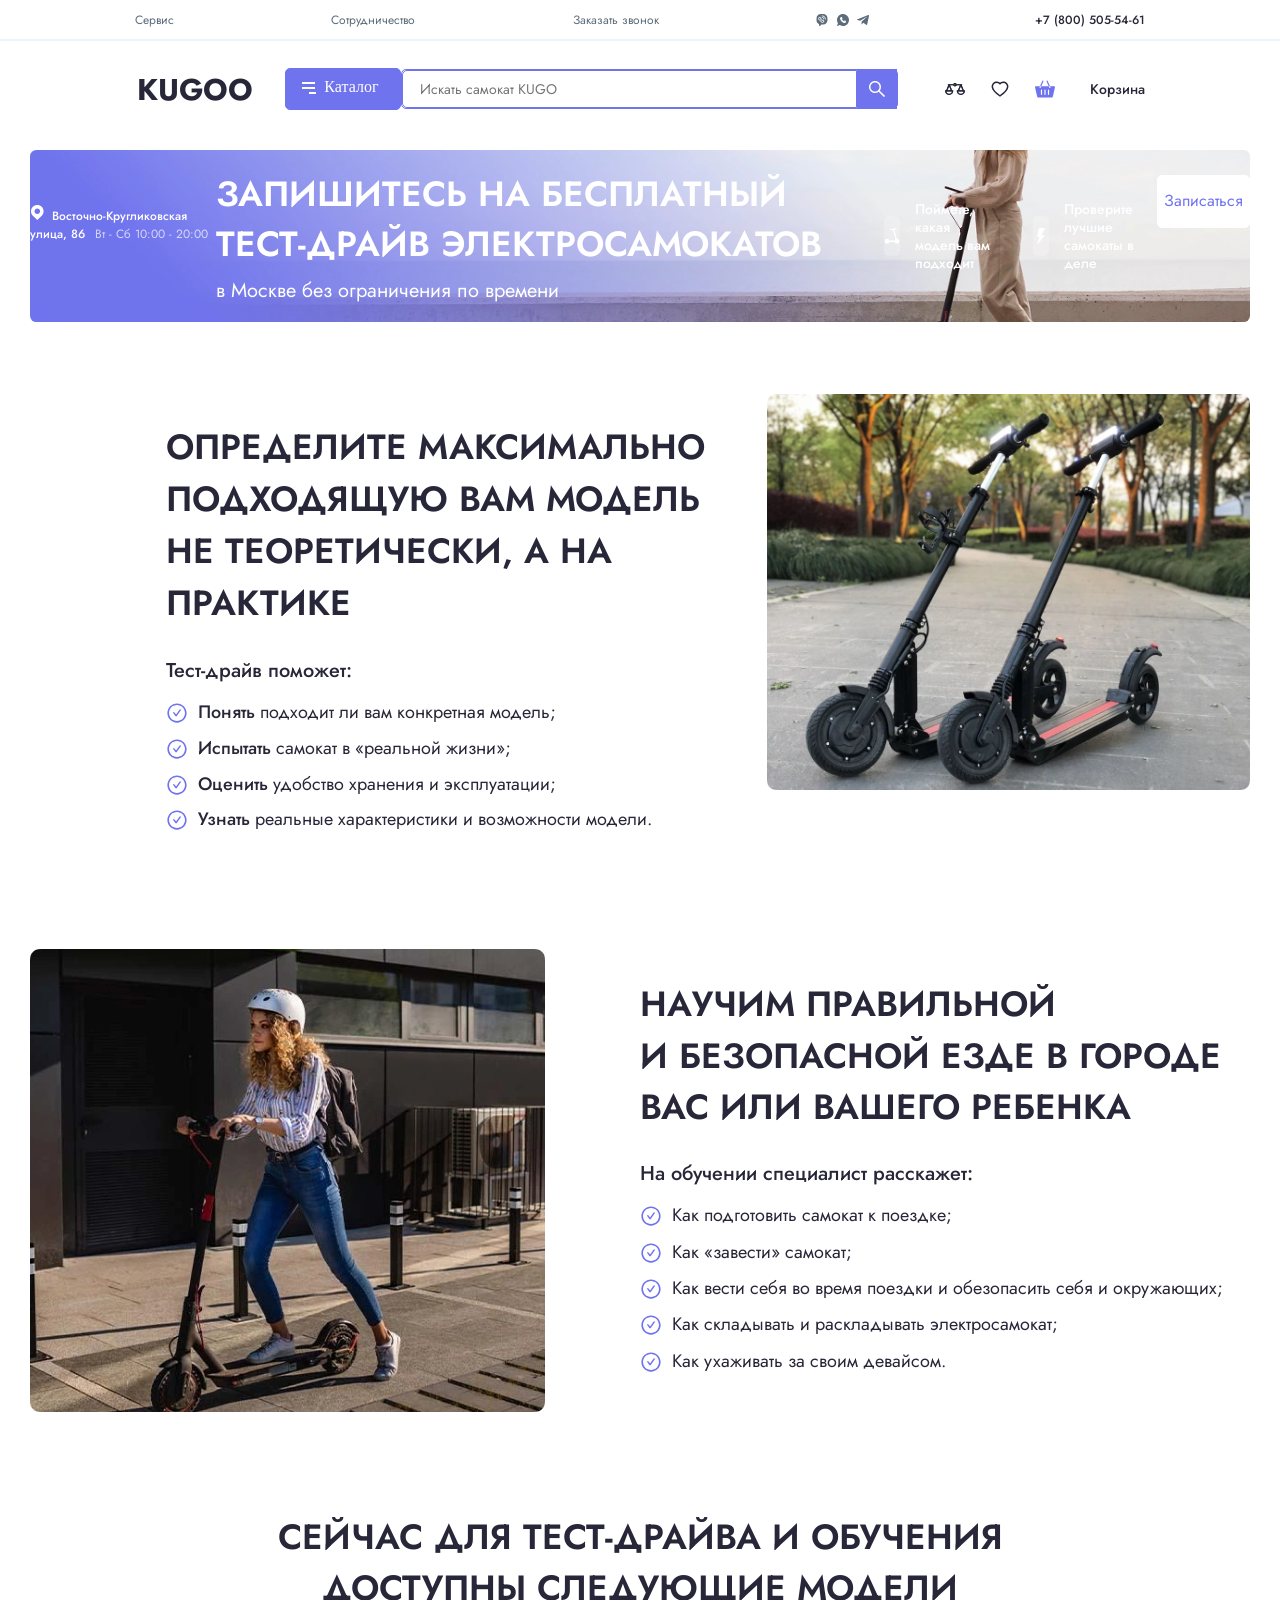
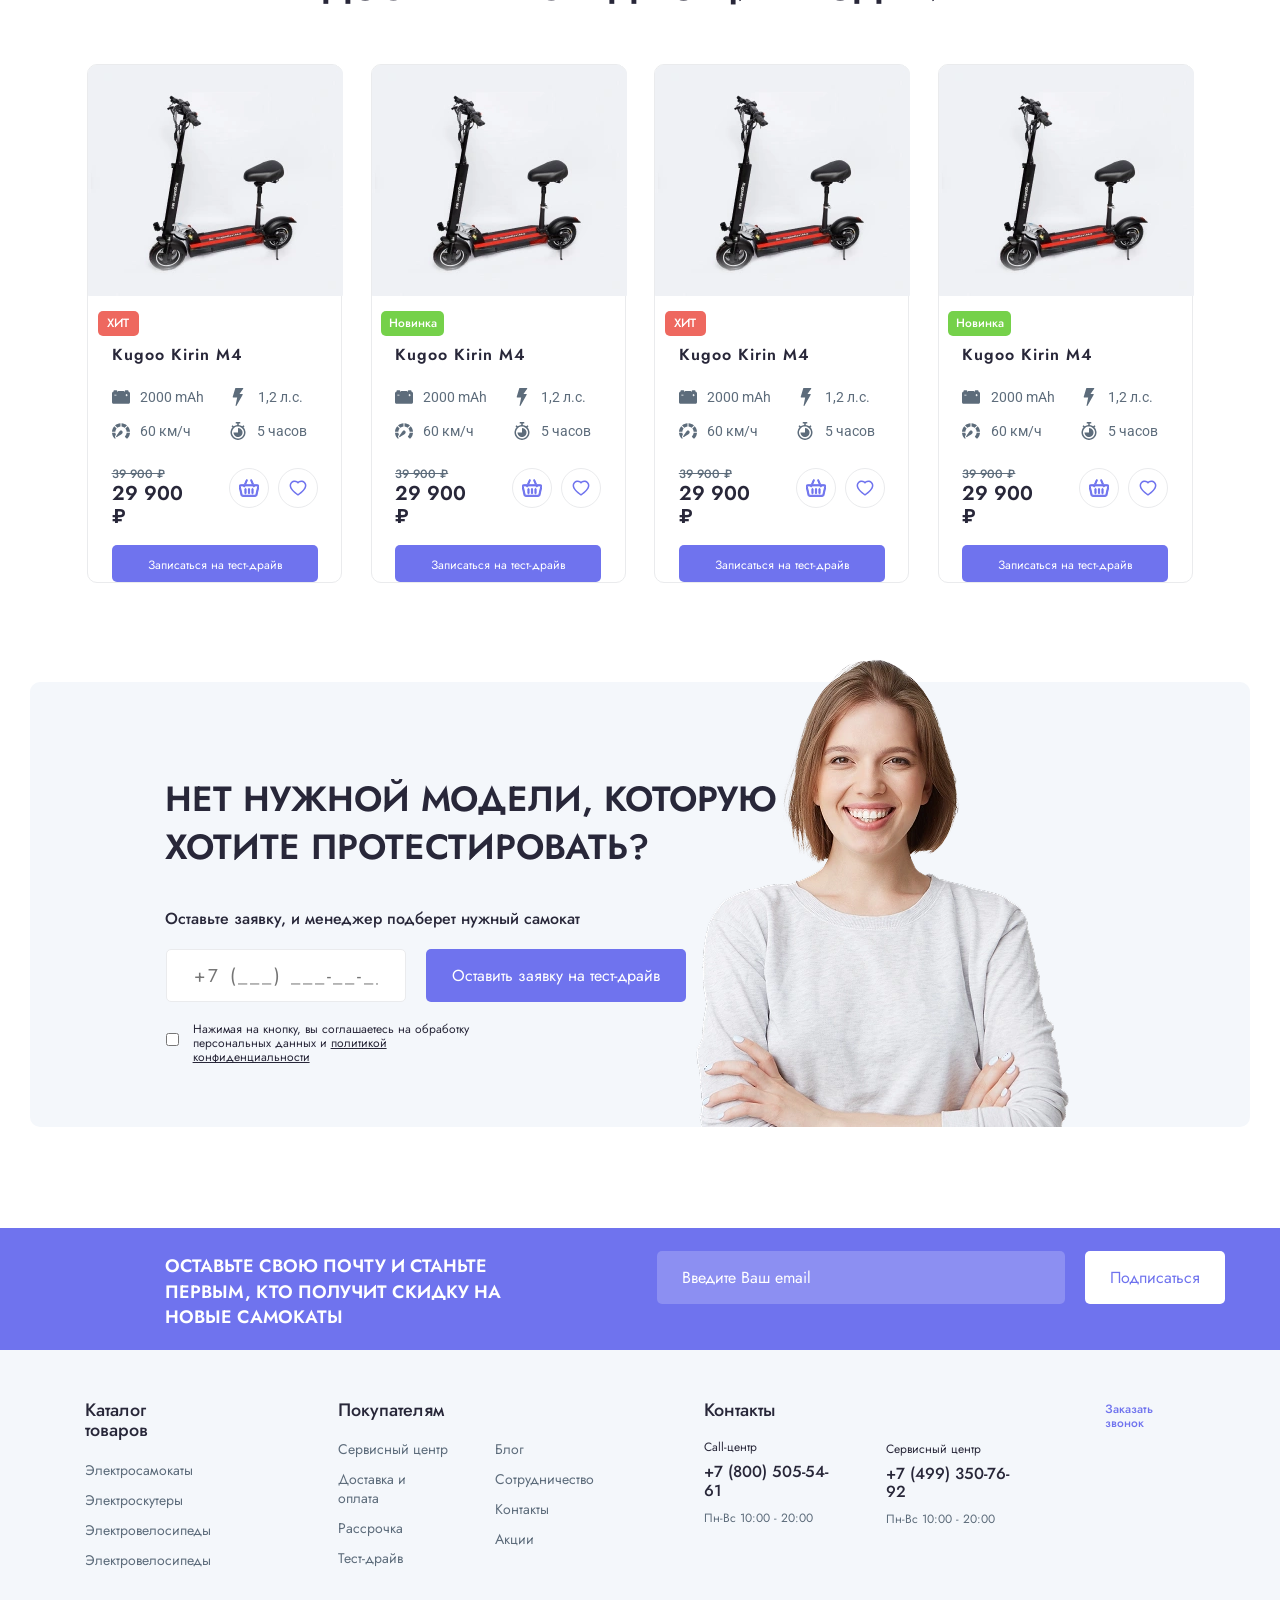
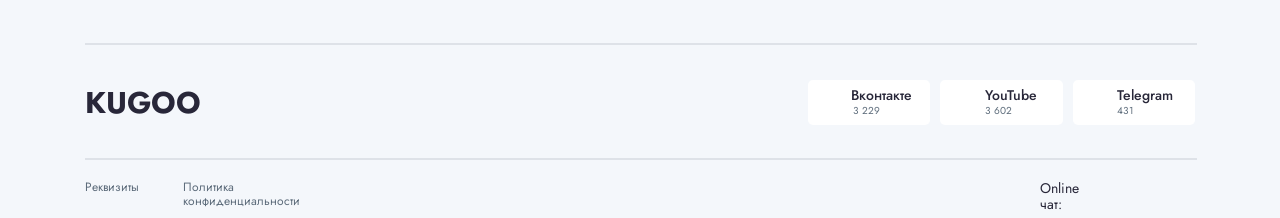
<file: index.html>
<!DOCTYPE html>
<html lang="ru">

<head>
  <meta charset="UTF-8" />
  <meta name="viewport" content="width=device-width, initial-scale=1.0" />
  <link rel="stylesheet" href="css/normalize.css" />
  <link rel="stylesheet" href="css/style.css" />
  <link rel="shortcut icon" href="img/favicon.ico" type="image/x-icon">
  <link rel="icon" href="img/favicon.ico" type="image/x-icon">
  <!-- <link rel="preconnect" href="https://fonts.googleapis.com">
  <link rel="preconnect" href="https://fonts.gstatic.com" crossorigin>
  <link href="https://fonts.googleapis.com/css2?family=Jost:ital,wght@0,100..900;1,100..900&family=Roboto:ital,wght@0,100..900;1,100..900&display=swap" rel="stylesheet"> -->
  <script src="js/main.js" defer></script>
  <title>Kugoo</title>
</head>

<body>


  <header class="header">

    <div class="navbar-top-wrapper">
      <div class="navbar-wrapper">
        <div class="container">
          <nav class="navbar" role="navigation" aria-label="Основная навигация">
            <a href="#" class="header-navbar-link navbar-link-service" aria-label="Сервис">
              Сервис
            </a>
            <a href="#" class="header-navbar-link navbar-link-cooperation" aria-label="Сотрудничество">
              Сотрудничество
            </a>
            <a href="#" class="header-navbar-link navbar-link-call" aria-label="Заказать звонок">
              Заказать звонок
            </a>
            <div class="header-icon-mobile">
              <a href="#" aria-label="Viber" title="Viber">
                <svg class="header-icon-mobile" width="12" height="12" aria-hidden="true">
                  <use href="img/sprite.svg#viber"></use>
                </svg>
              </a>
              <a href="#" aria-label="WhatsApp" title="WhatsApp">
                <svg class="header-icon-mobile" width="12" height="12" aria-hidden="true">
                  <use href="img/sprite.svg#whatsapp"></use>
                </svg>
              </a>
              <a href="#" aria-label="Telegram" title="Telegram">
                <svg class="header-icon-mobile" width="12" height="12" aria-hidden="true">
                  <use href="img/sprite.svg#telegram"></use>
                </svg>
              </a>
            </div>
            <div class="header-phone">
              <a href="tel:+78005055461" class="header-phone-link" aria-label="Позвонить">+7 (800) 505-54-61</a>
            </div>
          </nav>
        </div>
      </div>
    </div>

    <div class="header-nav-border"></div>


    <div class="container">
      <div class="header-content">
        <h1 class="header-name">
          Kugoo
        </h1>
        <div class="header-button">
          <div class="header-button-wrp">
            <a href="#" class="header-menu-burger">
              <div class="header-menu-line"></div>
              <div class="header-menu-line"></div>
              <div class="header-menu-line header-menu-line-short"></div>
            </a>
            <span class="header-button-text">Каталог</span>
          </div>
        </div>
        <div class="header-search-box">
          <input class="header-search-input" id="header-input" type="text" placeholder="Искать самокат KUGO">
          <button class="header-search-button">
            <svg class="header-search-button-logo" width="16" height="16">
              <use href="img/sprite.svg#search"></use>
            </svg>
          </button>
        </div>
        <div class="header-search-icon">
          <a href="#">
            <img src="img/balance.svg" alt="balance" class="header-search-icon header-search-icon-balance" width="20"
              height="20">
          </a>
          <a href="#">
            <svg class="header-search-icon header-search-icon-blackheart" width="20" height="20">
              <use href="img/sprite.svg#blackheart"></use>
            </svg>
          </a>
          <a href="#">
            <svg class="header-search-icon header-search-icon-shopping-cart1" width="20" height="20">
              <use href="img/sprite.svg#shopping-cart1"></use>
            </svg>
          </a>
          <span class="header-search-shopping-cart">Корзина</span>
        </div>
      </div>
    </div>
  </header>



  <div class="container-all">
    <div class="section-testdrive">
      <div class="container">
        <div class="section-testdrive-wripper">
          <div class="header-image">
            <div class="header-address-container">
              <svg class="header-addres-icon" width="15" height="15">
                <use href="img/sprite.svg#mark"></use>
              </svg>
              <span class="header-address">Восточно-Кругликовская улица, 86</span>
              <span class="header-address-schedule">Вт - Сб 10:00 - 20:00</span>
            </div>
            <div class="header-testdrive-container">
              <h2 class="header-title">Запишитесь на бесплатный тест-драйв электросамокатов</h2>
              <p class="header-text">в Москве без ограничения по времени</p>
            </div>
            <div class="header-chapter-wrapper">
              <div class="header-chapter-one">
                <div class="header-chapter-background">
                  <svg class="header-chapter-icon" width="16" height="16">
                    <use href="img/sprite.svg#scooter"></use>
                  </svg>
                </div>
                <p class="header-chapter-text-one">Поймете, какая модель вам подходит</p>
              </div>
              <div class="header-chapter-two">
                <div class="header-chapter-background">
                  <svg class="header-chapter-icon" width="16" height="16">
                    <use href="img/sprite.svg#energy"></use>
                  </svg>
                </div>
                <p class="header-chapter-text-two">Проверите лучшие самокаты в деле</p>
              </div>
            </div>
            <button type="button" class="header-content-button signup-btn" data-target="#feedback-modal"
              aria-label="Записаться на тест-драйв электросамоката">
              Записаться
            </button>
          </div>

        </div>
      </div>
    </div>

    <section class="define-the-model">
      <div class="container">
        <div class="define-the-model-wrapper">
          <div class="define-the-model-content">
            <h2 class="section-title define-the-model-title">Определите максимально подходящую вам модель<br>
              не теоретически, а на практике</h2>
            <p class="define-the-model-text">
              Тест-драйв поможет:
            </p>
            <ul class="define-the-model-list">
              <li class="define-the-model-list-item">
                <svg width="22" height="22" class="define-the-model-list-icon">
                  <use href="img/sprite.svg#checkcircle"></use>
                </svg>
                <span class="word-bold">Понять</span> подходит ли вам конкретная модель;
              </li>
              <li class="define-the-model-list-item">
                <svg width="22" height="22" class="define-the-model-list-icon">
                  <use href="img/sprite.svg#checkcircle"></use>
                </svg>
                <span class="word-bold">Испытать</span> самокат в «реальной жизни»;
              </li>
              <li class="define-the-model-list-item">
                <svg width="22" height="22" class="define-the-model-list-icon">
                  <use href="img/sprite.svg#checkcircle"></use>
                </svg>
                <span class="word-bold">Оценить</span> удобство хранения и эксплуатации;
              </li>
              <li class="define-the-model-list-item">
                <svg width="22" height="22" class="define-the-model-list-icon">
                  <use href="img/sprite.svg#checkcircle"></use>
                </svg>
                <span class="word-bold">Узнать</span> реальные характеристики и возможности модели.
              </li>
            </ul>
          </div>
          <picture>
            <source type="image/webp" srcset="img/scooters.webp">
            <source type="image/png" srcset="img/scooters.png">
            <img src="img/scooters.png" alt="scooters" class="define-the-model-photo">
          </picture>
        </div>
      </div>
    </section>

    <section class="correct-riding">
      <div class="container">
        <div class="correct-riding-wrapper">
          <picture>
            <source type="image/webp" srcset="img/riding.webp">
            <source type="image/png" srcset="img/riding.png">
            <img src="img/riding.png" alt="riding" class="correct-riding-photo">
          </picture>
          <div class="correct-riding-content">
            <h2 class="section-title correct-riding-title">Научим правильной<br>и безопасной езде в городе<br>вас или
              вашего ребенка
            </h2>
            <p class="correct-riding-text">
              На обучении специалист расскажет:
            </p>
            <ul class="correct-riding-list">
              <li class="correct-riding-list-item">
                <svg width="22" height="22" class="correct-riding-list-icon">
                  <use href="img/sprite.svg#checkcircle"></use>
                </svg>
                Как подготовить самокат к поездке;
              </li>
              <li class="correct-riding-list-item">
                <svg width="22" height="22" class="correct-riding-list-icon">
                  <use href="img/sprite.svg#checkcircle"></use>
                </svg>
                Как «завести» самокат;
              </li>
              <li class="correct-riding-list-item">
                <svg width="22" height="22" class="correct-riding-list-icon">
                  <use href="img/sprite.svg#checkcircle"></use>
                </svg>
                Как вести себя во время поездки и обезопасить себя и окружающих;
              </li>
              <li class="correct-riding-list-item">
                <svg width="22" height="22" class="correct-riding-list-icon">
                  <use href="img/sprite.svg#checkcircle"></use>
                </svg>
                Как складывать и раскладывать электросамокат;
              </li>
              <li class="correct-riding-list-item">
                <svg width="22" height="22" class="correct-riding-list-icon">
                  <use href="img/sprite.svg#checkcircle"></use>
                </svg>
                Как ухаживать за своим девайсом.
              </li>
            </ul>
          </div>
        </div>
      </div>
    </section>

    <section class="testdrive-models">
      <div class="container">
        <div class="testdrive-models-wrapper">
          <div class="testdrive-models-content">
            <h2 class="section-title testdrive-models-title">
              Сейчас для тест-драйва и обучения доступны следующие модели
            </h2>
            <div class="testdrive-models-cards-wrp">
              <div class="testdrive-models-card">
                <div class="testdrive-models-image-wrp">
                  <picture class="testdrive-models-image">
                    <source type="image/webp" srcset="img/scooter-card.webp">
                    <source type="image/png" srcset="img/scooter-card.png">
                    <img src="img/scooter-card.png" alt="scooter-card" class="scooter-card-photo">
                  </picture>
                  <div class="testdrive-models-label-wrp">
                    <div class="testdrive-models-label">
                      ХИТ
                    </div>
                    <div class="testdrive-models-background">
                      <svg class="testdrive-models-icon-top" width="20" height="20">
                        <use href="img/balance2.svg"></use>
                      </svg>
                    </div>
                  </div>
                </div>
                <div class="models-card-container">
                  <div class="testdrive-models-name">
                    Kugoo Kirin M4
                  </div>
                  <div class="testdrive-models-wrapper">
                    <div class="testdrive-models-options">
                      <div class="testdrive-models-options-wrp">
                        <svg class="testdrive-models-icon" width="18" height="18">
                          <use href="img/sprite.svg#accumulator"></use>
                        </svg>
                        <p class="testdrive-models-value">2000 mAh</p>
                      </div>
                      <div class="testdrive-models-options-wrp">
                        <svg class="testdrive-models-icon" width="18" height="18">
                          <use href="img/sprite.svg#power"></use>
                        </svg>
                        <p class="testdrive-models-value">1,2 л.с.</p>
                      </div>
                      <div class="testdrive-models-options-wrp">
                        <svg class="testdrive-models-icon" width="18" height="18">
                          <use href="img/sprite.svg#speedometer"></use>
                        </svg>
                        <p class="testdrive-models-value">60 км/ч</p>
                      </div>
                      <div class="testdrive-models-options-wrp">
                        <svg class="testdrive-models-icon" width="18" height="18">
                          <use href="img/sprite.svg#timer"></use>
                        </svg>
                        <p class="testdrive-models-value-time">5 часов</p>
                      </div>
                    </div>
                  </div>
                  <div class="testdrive-models-price-wrp">
                    <div class="testdrive-models-price">
                      <div class="testdrive-models-oldprice">39 900 ₽</div>
                      <div class="testdrive-models-newprice">29 900 ₽</div>
                    </div>
                    <div class="testdrive-models-icon-wrp">
                      <div class="testdrive-models-icon-background">
                        <svg width="20" height="20" class="testdrive-models-icon-shop">
                          <use href="img/sprite.svg#shopping-cart2"></use>
                        </svg>
                      </div>
                      <div class="testdrive-models-icon-background">
                        <svg width="20" height="20" class="testdrive-models-icon-heart">
                          <use href="img/sprite.svg#heartblue"></use>
                        </svg>
                      </div>
                    </div>
                  </div>

                  <button type="button" class="testdrive-models-button signup-btn" data-target="#feedback-modal">
                    Записаться на тест-драйв
                  </button>
                </div>
              </div>
              <div class="testdrive-models-card">
                <div class="testdrive-models-image-wrp">
                  <picture class="testdrive-models-image">
                    <source type="image/webp" srcset="img/scooter-card.webp">
                    <source type="image/png" srcset="img/scooter-card.png">
                    <img src="img/scooter-card.png" alt="scooter-card" class="scooter-card-photo">
                  </picture>
                  <div class="testdrive-models-label-wrp">
                    <div class="testdrive-models-label-new">
                      Новинка
                    </div>
                    <div class="testdrive-models-background">
                      <svg class="testdrive-models-icon-top" width="20" height="20">
                        <use href="img/balance2.svg"></use>
                      </svg>
                    </div>
                  </div>
                </div>
                <div class="models-card-container">
                  <div class="testdrive-models-name">
                    Kugoo Kirin M4
                  </div>
                  <div class="testdrive-models-wrapper">
                    <div class="testdrive-models-options">
                      <div class="testdrive-models-options-wrp">
                        <svg class="testdrive-models-icon" width="18" height="18">
                          <use href="img/sprite.svg#accumulator"></use>
                        </svg>
                        <p class="testdrive-models-value">2000 mAh</p>
                      </div>
                      <div class="testdrive-models-options-wrp">
                        <svg class="testdrive-models-icon" width="18" height="18">
                          <use href="img/sprite.svg#power"></use>
                        </svg>
                        <p class="testdrive-models-value">1,2 л.с.</p>
                      </div>
                      <div class="testdrive-models-options-wrp">
                        <svg class="testdrive-models-icon" width="18" height="18">
                          <use href="img/sprite.svg#speedometer"></use>
                        </svg>
                        <p class="testdrive-models-value">60 км/ч</p>
                      </div>
                      <div class="testdrive-models-options-wrp">
                        <svg class="testdrive-models-icon" width="18" height="18">
                          <use href="img/sprite.svg#timer"></use>
                        </svg>
                        <p class="testdrive-models-value-time">5 часов</p>
                      </div>
                    </div>
                  </div>

                  <div class="testdrive-models-price-wrp">
                    <div class="testdrive-models-price">
                      <div class="testdrive-models-oldprice">39 900 ₽</div>
                      <div class="testdrive-models-newprice">29 900 ₽</div>
                    </div>
                    <div class="testdrive-models-icon-wrp">
                      <div class="testdrive-models-icon-background">
                        <svg width="20" height="20" class="testdrive-models-icon-shop">
                          <use href="img/sprite.svg#shopping-cart2"></use>
                        </svg>
                      </div>
                      <div class="testdrive-models-icon-background">
                        <svg width="20" height="20" class="testdrive-models-icon-heart">
                          <use href="img/sprite.svg#heartblue"></use>
                        </svg>
                      </div>
                    </div>
                  </div>
                  <button type="submit" class="testdrive-models-button">
                    Записаться на тест-драйв
                  </button>
                </div>
              </div>
              <div class="testdrive-models-card">
                <div class="testdrive-models-image-wrp">
                  <picture class="testdrive-models-image">
                    <source type="image/webp" srcset="img/scooter-card.webp">
                    <source type="image/png" srcset="img/scooter-card.png">
                    <img src="img/scooter-card.png" alt="scooter-card" class="scooter-card-photo">
                  </picture>
                  <div class="testdrive-models-label-wrp">
                    <div class="testdrive-models-label">
                      ХИТ
                    </div>
                    <div class="testdrive-models-background">
                      <svg class="testdrive-models-icon-top" width="20" height="20">
                        <use href="img/balance2.svg"></use>
                      </svg>
                    </div>
                  </div>
                </div>
                <div class="models-card-container">
                  <div class="testdrive-models-name">
                    Kugoo Kirin M4
                  </div>
                  <div class="testdrive-models-wrapper">
                    <div class="testdrive-models-options">
                      <div class="testdrive-models-options-wrp">
                        <svg class="testdrive-models-icon" width="18" height="18">
                          <use href="img/sprite.svg#accumulator"></use>
                        </svg>
                        <p class="testdrive-models-value">2000 mAh</p>
                      </div>
                      <div class="testdrive-models-options-wrp">
                        <svg class="testdrive-models-icon" width="18" height="18">
                          <use href="img/sprite.svg#power"></use>
                        </svg>
                        <p class="testdrive-models-value">1,2 л.с.</p>
                      </div>
                      <div class="testdrive-models-options-wrp">
                        <svg class="testdrive-models-icon" width="18" height="18">
                          <use href="img/sprite.svg#speedometer"></use>
                        </svg>
                        <p class="testdrive-models-value">60 км/ч</p>
                      </div>
                      <div class="testdrive-models-options-wrp">
                        <svg class="testdrive-models-icon" width="18" height="18">
                          <use href="img/sprite.svg#timer"></use>
                        </svg>
                        <p class="testdrive-models-value-time">5 часов</p>
                      </div>
                    </div>
                  </div>
                  <div class="testdrive-models-price-wrp">
                    <div class="testdrive-models-price">
                      <div class="testdrive-models-oldprice">39 900 ₽</div>
                      <div class="testdrive-models-newprice">29 900 ₽</div>
                    </div>
                    <div class="testdrive-models-icon-wrp">
                      <div class="testdrive-models-icon-background">
                        <svg width="20" height="20" class="testdrive-models-icon-shop">
                          <use href="img/sprite.svg#shopping-cart2"></use>
                        </svg>
                      </div>
                      <div class="testdrive-models-icon-background">
                        <svg width="20" height="20" class="testdrive-models-icon-heart">
                          <use href="img/sprite.svg#heartblue"></use>
                        </svg>
                      </div>
                    </div>
                  </div>
                  <button type="submit" class="testdrive-models-button">
                    Записаться на тест-драйв
                  </button>
                </div>
              </div>
              <div class="testdrive-models-card">
                <div class="testdrive-models-image-wrp">
                  <picture class="testdrive-models-image">
                    <source type="image/webp" srcset="img/scooter-card.webp">
                    <source type="image/png" srcset="img/scooter-card.png">
                    <img src="img/scooter-card.png" alt="scooter-card" class="scooter-card-photo">
                  </picture>
                  <div class="testdrive-models-label-wrp">
                    <div class="testdrive-models-label-new">
                      Новинка
                    </div>
                    <div class="testdrive-models-background">
                      <svg class="testdrive-models-icon-top" width="20" height="20">
                        <use href="img/balance2.svg"></use>
                      </svg>
                    </div>
                  </div>
                </div>
                <div class="models-card-container">
                  <div class="testdrive-models-name">
                    Kugoo Kirin M4
                  </div>
                  <div class="testdrive-models-wrapper">
                    <div class="testdrive-models-options">
                      <div class="testdrive-models-options-wrp">
                        <svg class="testdrive-models-icon" width="18" height="18">
                          <use href="img/sprite.svg#accumulator"></use>
                        </svg>
                        <p class="testdrive-models-value">2000 mAh</p>
                      </div>
                      <div class="testdrive-models-options-wrp">
                        <svg class="testdrive-models-icon" width="18" height="18">
                          <use href="img/sprite.svg#power"></use>
                        </svg>
                        <p class="testdrive-models-value">1,2 л.с.</p>
                      </div>
                      <div class="testdrive-models-options-wrp">
                        <svg class="testdrive-models-icon" width="18" height="18">
                          <use href="img/sprite.svg#speedometer"></use>
                        </svg>
                        <p class="testdrive-models-value">60 км/ч</p>
                      </div>
                      <div class="testdrive-models-options-wrp">
                        <svg class="testdrive-models-icon" width="18" height="18">
                          <use href="img/sprite.svg#timer"></use>
                        </svg>
                        <p class="testdrive-models-value-time">5 часов</p>
                      </div>
                    </div>
                  </div>
                  <div class="testdrive-models-price-wrp">
                    <div class="testdrive-models-price">
                      <div class="testdrive-models-oldprice">39 900 ₽</div>
                      <div class="testdrive-models-newprice">29 900 ₽</div>
                    </div>
                    <div class="testdrive-models-icon-wrp">
                      <div class="testdrive-models-icon-background">
                        <svg width="20" height="20" class="testdrive-models-icon-shop">
                          <use href="img/sprite.svg#shopping-cart2"></use>
                        </svg>
                      </div>
                      <div class="testdrive-models-icon-background">
                        <svg width="20" height="20" class="testdrive-models-icon-heart">
                          <use href="img/sprite.svg#heartblue"></use>
                        </svg>
                      </div>
                    </div>
                  </div>
                  <button type="submit" class="testdrive-models-button">
                    Записаться на тест-драйв
                  </button>
                </div>
              </div>
            </div>
          </div>
        </div>
      </div>

    </section>

    <section class="no-models">
      <div class="container">
        <div class="no-models-background">
          <div class="no-models-content">
            <h2 class="section-title no-models-title">
              Нет нужной модели, которую хотите протестировать?
            </h2>
            <p class="no-models-text">
              Оставьте заявку, и менеджер подберет нужный самокат
            </p>
            <form class="no-models-input">
              <div class="no-models-input-wrp">
                <input class="input-phone-mask" type="tel" id="user-phone" name="userphone" maxlength="30"
                  pattern="^\+\d \(\d{3}\) \d{3}-\d{2}-\d{2}$" required="" placeholder="+7 (___) ___-__-__">
                <label class="input-group-label-phone" for="user-phone"></label>
                <button type="submit" class="no-models-button modal-submit-btn" id="modal-submit">Оставить заявку на
                  тест-драйв</button>
              </div>
              <div class="no-models-checkbox-wrp">
                <input class="no-models-checkbox" type="checkbox" id="subscribeNews" name="subscribe"
                  value="newsletter" />
                <label for="subscribeNews" class="no-models-label">Нажимая на кнопку, вы соглашаетесь на обработку
                  персональных данных и <span class="no-models-checkbox-text">политикой конфиденциальности</span>
                </label>
              </div>
            </form>
          </div>
          <picture>
            <source type="image/webp" srcset="img/client.webp">
            <source type="image/png" srcset="img/riding.png">
            <img src="img/client.png" alt="client" class="client-photo">
          </picture>
        </div>
      </div>
    </section>
  </div>


  <footer class="footer">
    <div class="footer-top">
      <div class="footer-top-title">
        Оставьте свою почту и станьте первым, кто получит скидку на новые самокаты
      </div>
      <input type="submit" class="footer-top-email" value="Введите Ваш email">
      <button type="submit" class="footer-top-subscription" value="">Подписаться</button>
    </div>
    <div class="container-footer-wrapper">
      <div class="container-footer">
        <div class="footer-menu-wrapper">
          <div class="footer-menu-catalog">
            <h2 class="footer-menu-title">Каталог товаров</h2>
            <ul class="footer-menu-list">
              <li class="footer-menu-item">
                <a href="#" class="footer-menu-link">Электросамокаты</a>
              </li>
              <li class="footer-menu-item">
                <a href="#" class="footer-menu-link">Электроскутеры</a>
              </li>
              <li class="footer-menu-item">
                <a href="#" class="footer-menu-link">Электровелосипеды</a>
              </li>
              <li class="footer-menu-item">
                <a href="#" class="footer-menu-link">Электровелосипеды</a>
              </li>
            </ul>
          </div>
          <div class="footer-menu-buyers">
            <h2 class="footer-menu-title">Покупателям</h2>
            <ul class="footer-menu-list footer-menu-buyers">
              <li class="footer-menu-item">
                <a href="#" class="footer-menu-link">Сервисный центр</a>
              </li>
              <li class="footer-menu-item">
                <a href="#" class="footer-menu-link">Доставка и оплата</a>
              </li>
              <li class="footer-menu-item">
                <a href="#" class="footer-menu-link">Рассрочка</a>
              </li>
              <li class="footer-menu-item">
                <a href="#" class="footer-menu-link">Тест-драйв</a>
              </li>
            </ul>
          </div>
          <div class="footer-menu-buyers2-wrp">
            <ul class="footer-menu-list footer-menu-buyers2">
              <li class="footer-menu-item">
                <a href="#" class="footer-menu-link">Блог</a>
              </li>
              <li class="footer-menu-item">
                <a href="#" class="footer-menu-link">Сотрудничество</a>
              </li>
              <li class="footer-menu-item">
                <a href="#" class="footer-menu-link">Контакты</a>
              </li>
              <li class="footer-menu-item">
                <a href="#" class="footer-menu-link">Акции</a>
              </li>
            </ul>
          </div>
          <div class="footer-menu-contacts-call">
            <h2 class="footer-menu-title footer-menu-title-contacts">Контакты</h2>
            <div class="footer-menu-contacts-wrapper">
              <ul class="footer-menu-contacts-wrp-call">
                <li class="footer-menu-item-contacts">
                  <a href="#" class="footer-menu-link-contacts">Call-центр</a>
                </li>
                <li class="footer-menu-item-contacts">
                  <a href="#" class="footer-menu-link-phone-number">+7 (800) 505-54-61</a>
                </li>
                <li class="footer-menu-item-contacts">
                  <a href="#" class="footer-menu-link-schedule">Пн-Вс 10:00 - 20:00</a>
                </li>
              </ul>
            </div>
          </div>
          <div class="footer-menu-contacts-service">
            <ul class="footer-menu-contacts-wrp-service">
              <li class="footer-menu-item-contacts">
                <a href="#" class="footer-menu-link-contacts">Сервисный центр</a>
              </li>
              <li class="footer-menu-item-contacts">
                <a href="#" class="footer-menu-link-phone-number">+7 (499) 350-76-92</a>
              </li>
              <li class="footer-menu-item-contacts">
                <a href="#" class="footer-menu-link-schedule">Пн-Вс 10:00 - 20:00</a>
              </li>
            </ul>
          </div>
          <a href="#" class="footer-menu-link-call">Заказать звонок</a>
        </div>
        <hr class="footer-bottom-seporator">
        <div class="footer-bottom-social-wrapper">
          <div class="footer-bottom-logo">
            Kugoo
          </div>
          <a href="#" class="footer-bottom-social-gp">
            <svg class="footer-bottom-gp" width="152" height="45">
              <use href="img/google-play.svg"></use>
            </svg>
          </a>
          <a href="#" class="footer-bottom-social-as">
            <svg class="footer-bottom-as" width="135" height="45">
              <use href="img/app_store.svg"></use>
            </svg>
          </a>
          <a href="#" class="footer-bottom-social-wrp">
            <div class="footer-bottom-social">
              <svg class="footer-bottom-icon-vk" width="20" height="20">
                <use href="img/vk.svg"></use>
              </svg>
              <span class="footer-bottom-social-text-vk">Вконтакте</span>
              <div class="footer-bottom-social-count">3 229</div>
            </div>
          </a>
          <a href="#" class="footer-bottom-social-wrp">
            <div class="footer-bottom-social">
              <svg class="footer-bottom-icon-ytube" width="20" height="20">
                <use href="img/ytube.svg"></use>
              </svg>
              <span class="footer-bottom-social-text-ytube">YouTube</span>
              <div class="footer-bottom-social-count">3 602</div>
            </div>
          </a>
          <a href="#" class="footer-bottom-social-wrp">
            <div class="footer-bottom-social">
              <svg class="footer-bottom-icon-tgblue" width="20" height="20">
                <use href="img/tgblue.svg"></use>
              </svg>
              <span class="footer-bottom-social-text-tgblue">Telegram</span>
              <div class="footer-bottom-social-count">431</div>
            </div>
          </a>
        </div>
        <hr class="footer-bottom-seporator">
        <div class="footer-bottom-down-wrapper">
          <a href="#" class="footer-bottom-down-requisites">Реквизиты</a>
          <a href="#" class="footer-bottom-down-politics">Политика конфиденциальности</a>
          <a href="#" class="footer-bottom-down-social-wrp">
            <div class="footer-bottom-down-social">
              <svg class="footer-bottom-down-icon" width="34" height="23">
                <use href="img/gpay.svg"></use>
              </svg>
              <svg class="footer-bottom-down-icon" width="34" height="23">
                <use href="img/apay.svg"></use>
              </svg>
              <svg class="footer-bottom-down-icon" width="34" height="23">
                <use href="img/visa.svg"></use>
              </svg>
              <svg class="footer-bottom-down-icon" width="34" height="23">
                <use href="img/payment_method1.svg"></use>
              </svg>
              <svg class="footer-bottom-down-icon" width="34" height="23">
                <use href="img/payment_method2.svg"></use>
              </svg>
              <svg class="footer-bottom-down-icon" width="34" height="23">
                <use href="img/web_money.svg"></use>
              </svg>
              <svg class="footer-bottom-down-icon" width="34" height="23">
                <use href="img/payment_method3.svg"></use>
              </svg>
              <div class="footer-bottom-down-social-chat">
                <div class="footer-bottom-down-social-onlinechat">Online чат:</div>
                <svg class="footer-bottom-down-chat-icon" width="16" height="16">
                  <use href="img/viber.svg"></use>
                </svg>
                <svg class="footer-bottom-down-chat-icon" width="16" height="16">
                  <use href="img/whatsapp.svg"></use>
                </svg>
                <svg class="footer-bottom-down-chat-icon" width="16" height="16">
                  <use href="img/telegram.svg"></use>
                </svg>
              </div>

            </div>
          </a>
        </div>
      </div>
    </div>

    <div class="modal" id="feedback-modal">
      <div class="modal-dialog">
        <div class="modal-dialog-wrp">
          <div class="modal-dialog-wrp-left">
            <a href="#" class="modal-close" data-toggle="modal" data-target="#feedback-modal">
              <svg class="close-icon" width="29" height="29">
                <use href="img/sprite.svg#close"></use>
              </svg>
            </a>
            <h2 class="modal-text">Запишитесь<br>на тест-драйв электросамоката<br><span class="modal-textp">и
                подберите
                модель для себя
              </span>
            </h2>

            <p class="modal-text5minute">Менеджер свяжется с вами в течение 5 минут, чтобы согласовать время.</p>
            <form action="handler.php" method="POST" class="modal-form">
              <div class="input-group modal-input-group">
                <p class="modal-text-connection">Как с вами удобнее связаться?</p>
                <input class="input-phone-number" type="tel" id="user-phone-modal" name="userphone" maxlength="30"
                  pattern="^\+\d \(\d{3}\) \d{3}-\d{2}-\d{2}$" required placeholder="+7 (___) ___-__-__">
              </div>
            </form>

            <button type="submit" class="modal-form-button">
              Оформить предзаказ
            </button>

            <div class="modal-policy">
              <label class="policy-checkbox">
                <input type="checkbox" id="modal-privacy" name="privacy" required>
                <span class="checkbox-custom">
                  <!-- <svg class="close-icon" width="29" height="29">
                    <use href="img/check.svg"></use>
                  </svg> -->
                </span>
                <span class="policy-text">
                  Нажимая на кнопку, вы соглашаетесь<br>
                  на обработку персональных данных<br>
                  и <a href="#" class="policy-link">политикой конфиденциальности</a>
                </span>
              </label>
            </div>

          </div>

          <div class="modal-dialog-wrp-right">
            <div class="modal-dialog-image-wrp">
              <picture class="modal-dialog-image">
                <source type="image/webp" srcset="img/riding-a-scooter.webp">
                <source type="image/png" srcset="img/riding-a-scooter.png">
                <img src="img/riding-a-scooter.png" alt="riding-a-scooter" class="riding-a-scooter-photo">
              </picture>
            </div>
          </div>
        </div>
      </div>
    </div>
  </footer>

</body>

</html>
</file>
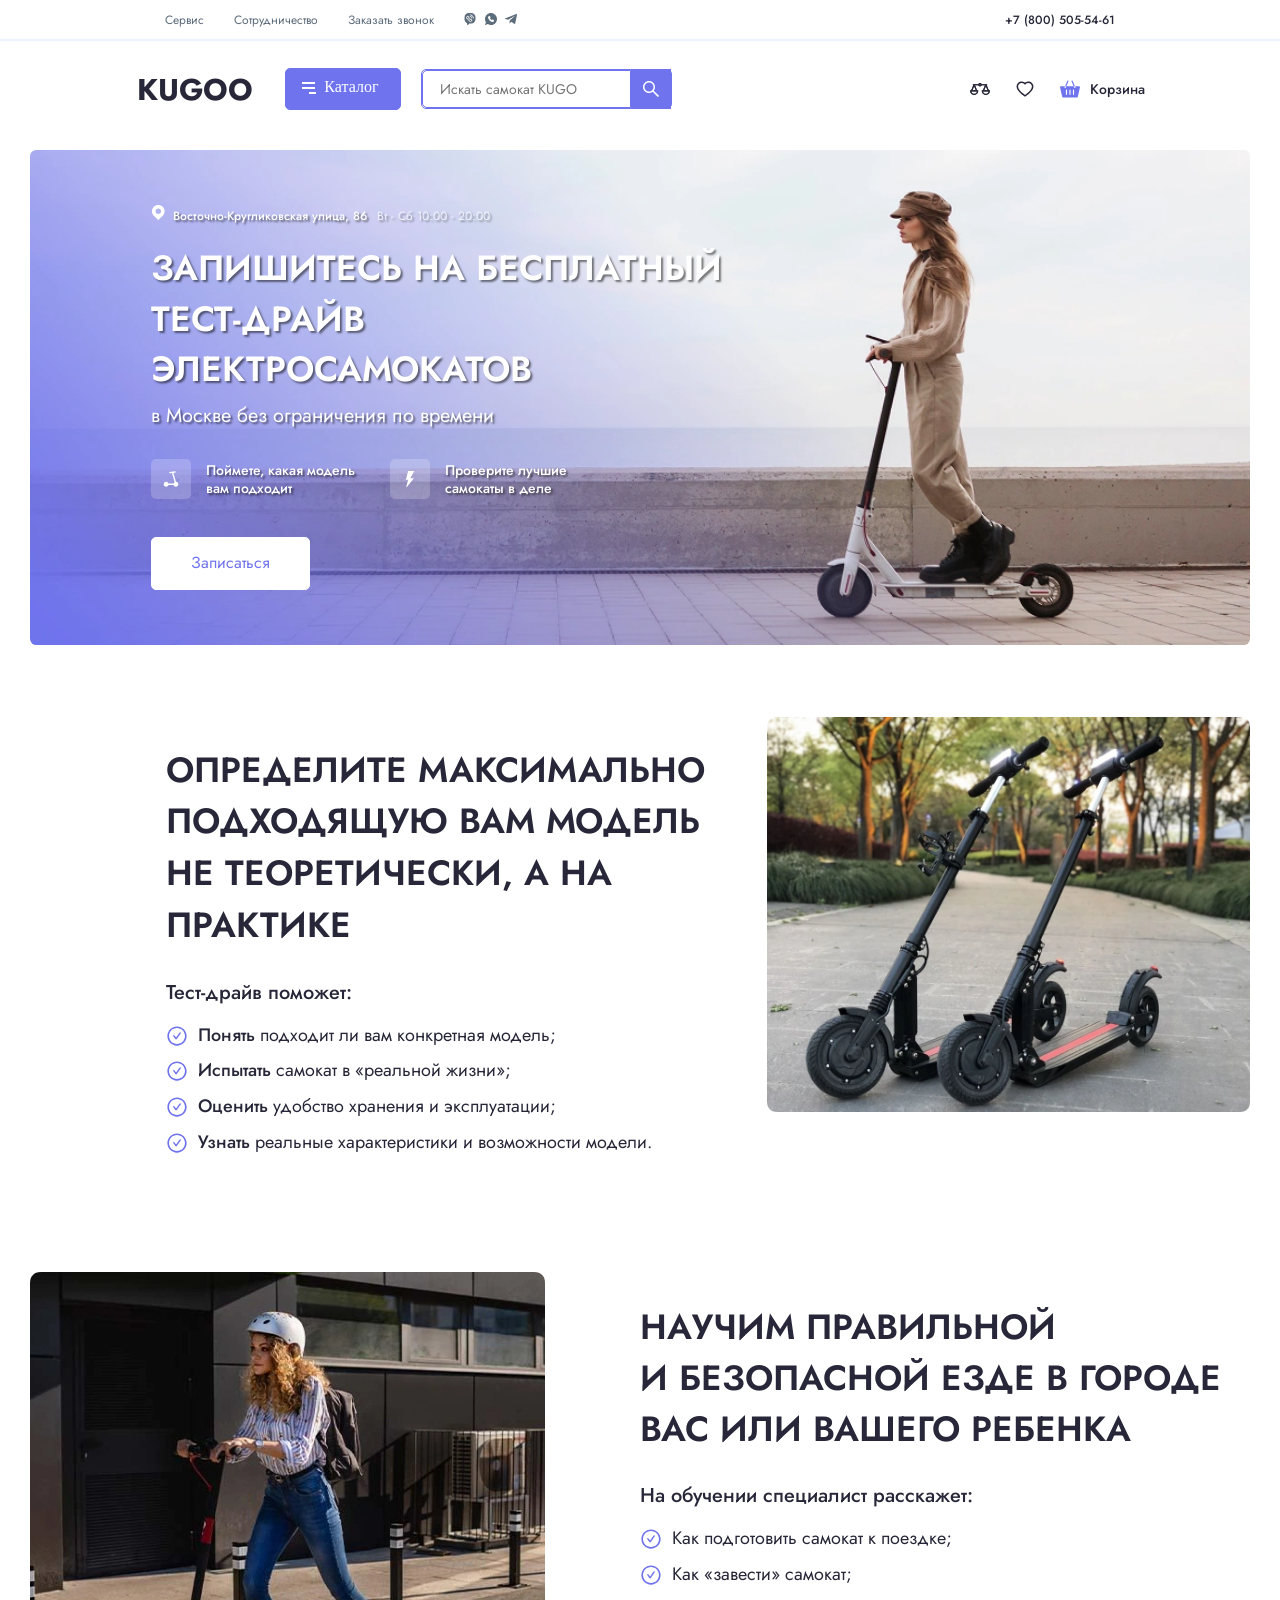
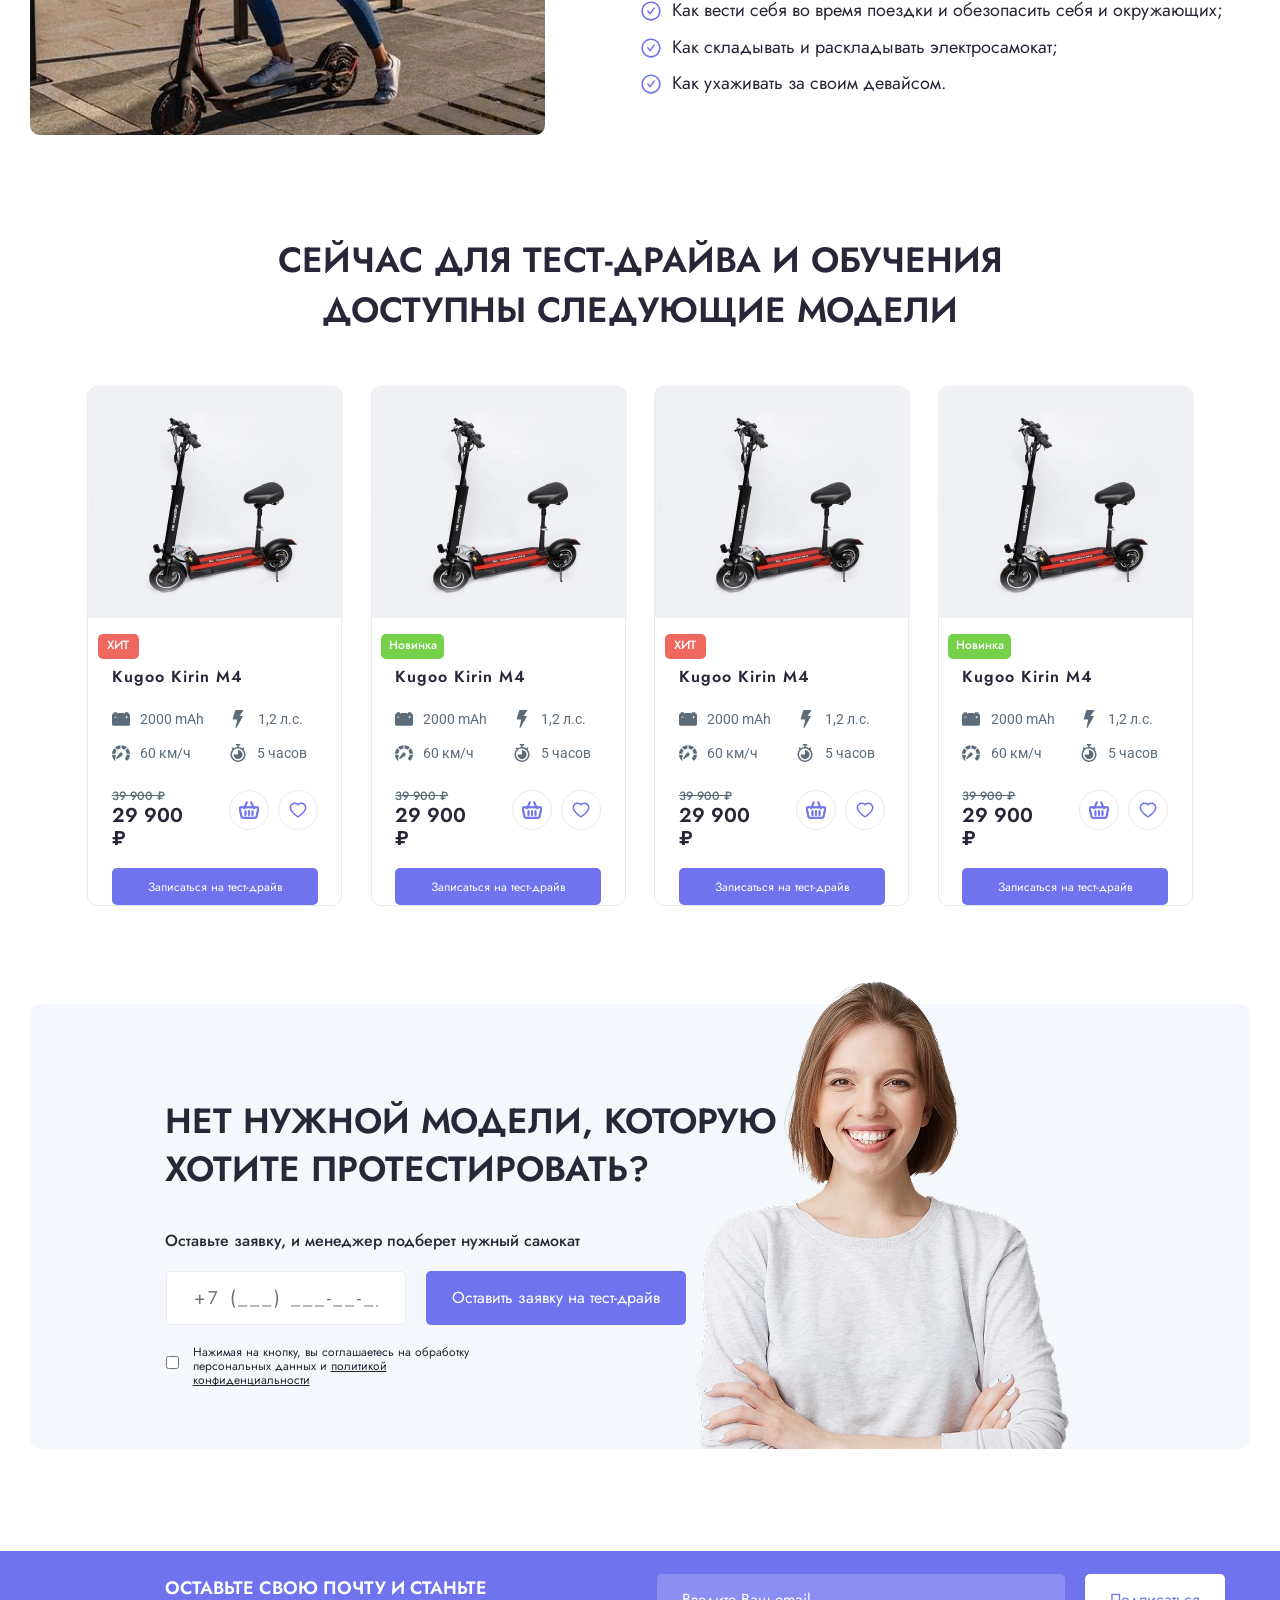
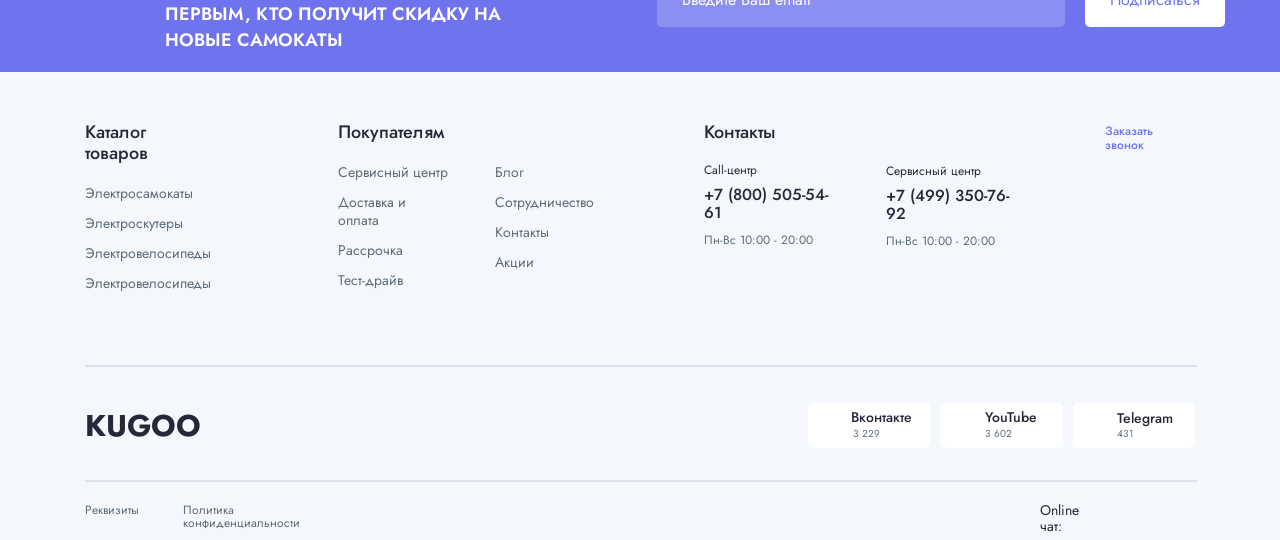
<file: index copy.html>
<!DOCTYPE html>
<html lang="ru">

<head>
  <meta charset="UTF-8" />
  <meta name="viewport" content="width=device-width, initial-scale=1.0" />
  <link rel="stylesheet" href="css/normalize.css" />
  <link rel="stylesheet" href="css/style.css" />
  <link rel="shortcut icon" href="img/favicon.ico" type="image/x-icon">
  <link rel="icon" href="img/favicon.ico" type="image/x-icon">
  <!-- <link rel="preconnect" href="https://fonts.googleapis.com">
  <link rel="preconnect" href="https://fonts.gstatic.com" crossorigin>
  <link href="https://fonts.googleapis.com/css2?family=Jost:ital,wght@0,100..900;1,100..900&family=Roboto:ital,wght@0,100..900;1,100..900&display=swap" rel="stylesheet"> -->
  <script src="js/main.js" defer></script>
  <title>Kugoo</title>
</head>

<body>


  <header class="header">
    <div class="navbar-top-wrapper container-all">
      <div class="navbar-wrapper">
        <div class="container">

          <nav class="navbar" role="navigation" aria-label="Основная навигация">
            <div class="navbar-wrapper-left">
              <a href="#" class="header-navbar-link navbar-link-service" aria-label="Сервис">
                Сервис
              </a>
              <a href="#" class="header-navbar-link navbar-link-cooperation" aria-label="Сотрудничество">
                Сотрудничество
              </a>
              <a href="#" class="header-navbar-link navbar-link-call" aria-label="Заказать звонок">
                Заказать звонок
              </a>
              <div class="header-icon-mobile">
                <a href="#" aria-label="Viber" title="Viber">
                  <svg class="header-icon-mobile" width="12" height="12" aria-hidden="true">
                    <use href="img/sprite.svg#viber"></use>
                  </svg>
                </a>
                <a href="#" aria-label="WhatsApp" title="WhatsApp">
                  <svg class="header-icon-mobile" width="12" height="12" aria-hidden="true">
                    <use href="img/sprite.svg#whatsapp"></use>
                  </svg>
                </a>
                <a href="#" aria-label="Telegram" title="Telegram">
                  <svg class="header-icon-mobile" width="12" height="12" aria-hidden="true">
                    <use href="img/sprite.svg#telegram"></use>
                  </svg>
                </a>
              </div>
            </div>


            <div class="navbar-wrp-right">
              <div class="header-phone">
                <a href="tel:+78005055461" class="header-phone-link" aria-label="Позвонить">+7 (800) 505-54-61</a>
              </div>
            </div>

          </nav>
        </div>
      </div>
    </div>

    <div class="header-nav-border"></div>

    <div class="container">
      <div class="header-content">
        <div class="header-content-left">
          <h1 class="header-name">
            Kugoo
          </h1>
          <div class="header-button">
            <div class="header-button-wrp">
              <a href="#" class="header-menu-burger">
                <div class="header-menu-line"></div>
                <div class="header-menu-line"></div>
                <div class="header-menu-line header-menu-line-short"></div>
              </a>
              <span class="header-button-text">Каталог</span>
            </div>
          </div>
          <div class="header-search-box-wrapper">
            <div class="header-search-box">
              <input class="header-search-input" id="header-input" type="text" placeholder="Искать самокат KUGO">
              <button class="header-search-button">
                <svg class="header-search-button-logo" width="16" height="16">
                  <use href="img/sprite.svg#search"></use>
                </svg>
              </button>
            </div>
          </div>
        </div>



        <div class="header-search-icon">
          <a href="#">
            <img src="img/balance.svg" alt="balance" class="header-search-icon header-search-icon-balance" width="20"
              height="20">
          </a>
          <a href="#">
            <svg class="header-search-icon header-search-icon-blackheart" width="20" height="20">
              <use href="img/sprite.svg#blackheart"></use>
            </svg>
          </a>
          <div class="shopping-cart-wrapper">
            <a href="#">
              <svg class="header-search-icon header-search-icon-shopping-cart1" width="20" height="20">
                <use href="img/sprite.svg#shopping-cart1"></use>
              </svg>
            </a>
            <span class="header-search-shopping-cart">Корзина</span>
          </div>

        </div>
      </div>
    </div>
  </header>



  <div class="container-all">
    <div class="section-testdrive">
      <div class="container">
        <div class="section-testdrive-wripper">
          <div class="header-image">
            <div class="header-image-content">
              <div class="header-address-container">
                <svg class="header-addres-icon" width="15" height="15">
                  <use href="img/sprite.svg#mark"></use>
                </svg>
                <span class="header-address">Восточно-Кругликовская улица, 86</span>
                <span class="header-address-schedule">Вт - Сб 10:00 - 20:00</span>
              </div>

              <h2 class="header-title header-testdrive-container">Запишитесь на бесплатный тест-драйв электросамокатов
              </h2>
              <p class="header-text header-testdrive-container">в Москве без ограничения по времени</p>

              <div class="header-chapter-wrapper">
                <div class="header-chapter-one">
                  <div class="header-chapter-background">
                    <svg class="header-chapter-icon" width="16" height="16">
                      <use href="img/sprite.svg#scooter"></use>
                    </svg>
                  </div>
                  <p class="header-chapter-text-one">Поймете, какая модель вам подходит</p>
                </div>
                <div class="header-chapter-two">
                  <div class="header-chapter-background">
                    <svg class="header-chapter-icon" width="16" height="16">
                      <use href="img/sprite.svg#energy"></use>
                    </svg>
                  </div>
                  <p class="header-chapter-text-two">Проверите лучшие самокаты в деле</p>
                </div>
              </div>
              <button type="button" class="header-content-button signup-btn" data-target="#feedback-modal"
                aria-label="Записаться на тест-драйв электросамоката">
                Записаться
              </button>
            </div>
          </div>
        </div>
      </div>
    </div>

    <section class="define-the-model">
      <div class="container">
        <div class="define-the-model-wrapper">
          <div class="define-the-model-content">
            <h2 class="section-title define-the-model-title">Определите максимально подходящую вам модель<br>
              не теоретически, а на практике</h2>
            <p class="define-the-model-text">
              Тест-драйв поможет:
            </p>
            <ul class="define-the-model-list">
              <li class="define-the-model-list-item">
                <svg width="22" height="22" class="define-the-model-list-icon">
                  <use href="img/sprite.svg#checkcircle"></use>
                </svg>
                <span class="word-bold">Понять</span> подходит ли вам конкретная модель;
              </li>
              <li class="define-the-model-list-item">
                <svg width="22" height="22" class="define-the-model-list-icon">
                  <use href="img/sprite.svg#checkcircle"></use>
                </svg>
                <span class="word-bold">Испытать</span> самокат в «реальной жизни»;
              </li>
              <li class="define-the-model-list-item">
                <svg width="22" height="22" class="define-the-model-list-icon">
                  <use href="img/sprite.svg#checkcircle"></use>
                </svg>
                <span class="word-bold">Оценить</span> удобство хранения и эксплуатации;
              </li>
              <li class="define-the-model-list-item">
                <svg width="22" height="22" class="define-the-model-list-icon">
                  <use href="img/sprite.svg#checkcircle"></use>
                </svg>
                <span class="word-bold">Узнать</span> реальные характеристики и возможности модели.
              </li>
            </ul>
          </div>
          <picture>
            <source type="image/webp" srcset="img/scooters.webp">
            <source type="image/png" srcset="img/scooters.png">
            <img src="img/scooters.png" alt="scooters" class="define-the-model-photo">
          </picture>
        </div>
      </div>
    </section>

    <section class="correct-riding">
      <div class="container">
        <div class="correct-riding-wrapper">
          <picture>
            <source type="image/webp" srcset="img/riding.webp">
            <source type="image/png" srcset="img/riding.png">
            <img src="img/riding.png" alt="riding" class="correct-riding-photo">
          </picture>
          <div class="correct-riding-content">
            <h2 class="section-title correct-riding-title">Научим правильной<br>и безопасной езде в городе<br>вас или
              вашего ребенка
            </h2>
            <p class="correct-riding-text">
              На обучении специалист расскажет:
            </p>
            <ul class="correct-riding-list">
              <li class="correct-riding-list-item">
                <svg width="22" height="22" class="correct-riding-list-icon">
                  <use href="img/sprite.svg#checkcircle"></use>
                </svg>
                Как подготовить самокат к поездке;
              </li>
              <li class="correct-riding-list-item">
                <svg width="22" height="22" class="correct-riding-list-icon">
                  <use href="img/sprite.svg#checkcircle"></use>
                </svg>
                Как «завести» самокат;
              </li>
              <li class="correct-riding-list-item">
                <svg width="22" height="22" class="correct-riding-list-icon">
                  <use href="img/sprite.svg#checkcircle"></use>
                </svg>
                Как вести себя во время поездки и обезопасить себя и окружающих;
              </li>
              <li class="correct-riding-list-item">
                <svg width="22" height="22" class="correct-riding-list-icon">
                  <use href="img/sprite.svg#checkcircle"></use>
                </svg>
                Как складывать и раскладывать электросамокат;
              </li>
              <li class="correct-riding-list-item">
                <svg width="22" height="22" class="correct-riding-list-icon">
                  <use href="img/sprite.svg#checkcircle"></use>
                </svg>
                Как ухаживать за своим девайсом.
              </li>
            </ul>
          </div>
        </div>
      </div>
    </section>

    <section class="testdrive-models">
      <div class="container">
        <div class="testdrive-models-wrapper">
          <div class="testdrive-models-content">
            <h2 class="section-title testdrive-models-title">
              Сейчас для тест-драйва и обучения доступны следующие модели
            </h2>
            <div class="testdrive-models-cards-wrp">
              <div class="testdrive-models-card">
                <div class="testdrive-models-image-wrp">
                  <picture class="testdrive-models-image">
                    <source type="image/webp" srcset="img/scooter-card.webp">
                    <source type="image/png" srcset="img/scooter-card.png">
                    <img src="img/scooter-card.png" alt="scooter-card" class="scooter-card-photo">
                  </picture>
                  <div class="testdrive-models-label-wrp">
                    <div class="testdrive-models-label">
                      ХИТ
                    </div>
                    <div class="testdrive-models-background">
                      <svg class="testdrive-models-icon-top" width="20" height="20">
                        <use href="img/balance2.svg"></use>
                      </svg>
                    </div>
                  </div>
                </div>
                <div class="models-card-container">
                  <div class="testdrive-models-name">
                    Kugoo Kirin M4
                  </div>
                  <div class="testdrive-models-wrapper">
                    <div class="testdrive-models-options">
                      <div class="testdrive-models-options-wrp">
                        <svg class="testdrive-models-icon" width="18" height="18">
                          <use href="img/sprite.svg#accumulator"></use>
                        </svg>
                        <p class="testdrive-models-value">2000 mAh</p>
                      </div>
                      <div class="testdrive-models-options-wrp">
                        <svg class="testdrive-models-icon" width="18" height="18">
                          <use href="img/sprite.svg#power"></use>
                        </svg>
                        <p class="testdrive-models-value">1,2 л.с.</p>
                      </div>
                      <div class="testdrive-models-options-wrp">
                        <svg class="testdrive-models-icon" width="18" height="18">
                          <use href="img/sprite.svg#speedometer"></use>
                        </svg>
                        <p class="testdrive-models-value">60 км/ч</p>
                      </div>
                      <div class="testdrive-models-options-wrp">
                        <svg class="testdrive-models-icon" width="18" height="18">
                          <use href="img/sprite.svg#timer"></use>
                        </svg>
                        <p class="testdrive-models-value-time">5 часов</p>
                      </div>
                    </div>
                  </div>
                  <div class="testdrive-models-price-wrp">
                    <div class="testdrive-models-price">
                      <div class="testdrive-models-oldprice">39 900 ₽</div>
                      <div class="testdrive-models-newprice">29 900 ₽</div>
                    </div>
                    <div class="testdrive-models-icon-wrp">
                      <div class="testdrive-models-icon-background">
                        <svg width="20" height="20" class="testdrive-models-icon-shop">
                          <use href="img/sprite.svg#shopping-cart2"></use>
                        </svg>
                      </div>
                      <div class="testdrive-models-icon-background">
                        <svg width="20" height="20" class="testdrive-models-icon-heart">
                          <use href="img/sprite.svg#heartblue"></use>
                        </svg>
                      </div>
                    </div>
                  </div>

                  <button type="button" class="testdrive-models-button signup-btn" data-target="#feedback-modal">
                    Записаться на тест-драйв
                  </button>
                </div>
              </div>
              <div class="testdrive-models-card">
                <div class="testdrive-models-image-wrp">
                  <picture class="testdrive-models-image">
                    <source type="image/webp" srcset="img/scooter-card.webp">
                    <source type="image/png" srcset="img/scooter-card.png">
                    <img src="img/scooter-card.png" alt="scooter-card" class="scooter-card-photo">
                  </picture>
                  <div class="testdrive-models-label-wrp">
                    <div class="testdrive-models-label-new">
                      Новинка
                    </div>
                    <div class="testdrive-models-background">
                      <svg class="testdrive-models-icon-top" width="20" height="20">
                        <use href="img/balance2.svg"></use>
                      </svg>
                    </div>
                  </div>
                </div>
                <div class="models-card-container">
                  <div class="testdrive-models-name">
                    Kugoo Kirin M4
                  </div>
                  <div class="testdrive-models-wrapper">
                    <div class="testdrive-models-options">
                      <div class="testdrive-models-options-wrp">
                        <svg class="testdrive-models-icon" width="18" height="18">
                          <use href="img/sprite.svg#accumulator"></use>
                        </svg>
                        <p class="testdrive-models-value">2000 mAh</p>
                      </div>
                      <div class="testdrive-models-options-wrp">
                        <svg class="testdrive-models-icon" width="18" height="18">
                          <use href="img/sprite.svg#power"></use>
                        </svg>
                        <p class="testdrive-models-value">1,2 л.с.</p>
                      </div>
                      <div class="testdrive-models-options-wrp">
                        <svg class="testdrive-models-icon" width="18" height="18">
                          <use href="img/sprite.svg#speedometer"></use>
                        </svg>
                        <p class="testdrive-models-value">60 км/ч</p>
                      </div>
                      <div class="testdrive-models-options-wrp">
                        <svg class="testdrive-models-icon" width="18" height="18">
                          <use href="img/sprite.svg#timer"></use>
                        </svg>
                        <p class="testdrive-models-value-time">5 часов</p>
                      </div>
                    </div>
                  </div>

                  <div class="testdrive-models-price-wrp">
                    <div class="testdrive-models-price">
                      <div class="testdrive-models-oldprice">39 900 ₽</div>
                      <div class="testdrive-models-newprice">29 900 ₽</div>
                    </div>
                    <div class="testdrive-models-icon-wrp">
                      <div class="testdrive-models-icon-background">
                        <svg width="20" height="20" class="testdrive-models-icon-shop">
                          <use href="img/sprite.svg#shopping-cart2"></use>
                        </svg>
                      </div>
                      <div class="testdrive-models-icon-background">
                        <svg width="20" height="20" class="testdrive-models-icon-heart">
                          <use href="img/sprite.svg#heartblue"></use>
                        </svg>
                      </div>
                    </div>
                  </div>
                  <button type="submit" class="testdrive-models-button">
                    Записаться на тест-драйв
                  </button>
                </div>
              </div>
              <div class="testdrive-models-card">
                <div class="testdrive-models-image-wrp">
                  <picture class="testdrive-models-image">
                    <source type="image/webp" srcset="img/scooter-card.webp">
                    <source type="image/png" srcset="img/scooter-card.png">
                    <img src="img/scooter-card.png" alt="scooter-card" class="scooter-card-photo">
                  </picture>
                  <div class="testdrive-models-label-wrp">
                    <div class="testdrive-models-label">
                      ХИТ
                    </div>
                    <div class="testdrive-models-background">
                      <svg class="testdrive-models-icon-top" width="20" height="20">
                        <use href="img/balance2.svg"></use>
                      </svg>
                    </div>
                  </div>
                </div>
                <div class="models-card-container">
                  <div class="testdrive-models-name">
                    Kugoo Kirin M4
                  </div>
                  <div class="testdrive-models-wrapper">
                    <div class="testdrive-models-options">
                      <div class="testdrive-models-options-wrp">
                        <svg class="testdrive-models-icon" width="18" height="18">
                          <use href="img/sprite.svg#accumulator"></use>
                        </svg>
                        <p class="testdrive-models-value">2000 mAh</p>
                      </div>
                      <div class="testdrive-models-options-wrp">
                        <svg class="testdrive-models-icon" width="18" height="18">
                          <use href="img/sprite.svg#power"></use>
                        </svg>
                        <p class="testdrive-models-value">1,2 л.с.</p>
                      </div>
                      <div class="testdrive-models-options-wrp">
                        <svg class="testdrive-models-icon" width="18" height="18">
                          <use href="img/sprite.svg#speedometer"></use>
                        </svg>
                        <p class="testdrive-models-value">60 км/ч</p>
                      </div>
                      <div class="testdrive-models-options-wrp">
                        <svg class="testdrive-models-icon" width="18" height="18">
                          <use href="img/sprite.svg#timer"></use>
                        </svg>
                        <p class="testdrive-models-value-time">5 часов</p>
                      </div>
                    </div>
                  </div>
                  <div class="testdrive-models-price-wrp">
                    <div class="testdrive-models-price">
                      <div class="testdrive-models-oldprice">39 900 ₽</div>
                      <div class="testdrive-models-newprice">29 900 ₽</div>
                    </div>
                    <div class="testdrive-models-icon-wrp">
                      <div class="testdrive-models-icon-background">
                        <svg width="20" height="20" class="testdrive-models-icon-shop">
                          <use href="img/sprite.svg#shopping-cart2"></use>
                        </svg>
                      </div>
                      <div class="testdrive-models-icon-background">
                        <svg width="20" height="20" class="testdrive-models-icon-heart">
                          <use href="img/sprite.svg#heartblue"></use>
                        </svg>
                      </div>
                    </div>
                  </div>
                  <button type="submit" class="testdrive-models-button">
                    Записаться на тест-драйв
                  </button>
                </div>
              </div>
              <div class="testdrive-models-card">
                <div class="testdrive-models-image-wrp">
                  <picture class="testdrive-models-image">
                    <source type="image/webp" srcset="img/scooter-card.webp">
                    <source type="image/png" srcset="img/scooter-card.png">
                    <img src="img/scooter-card.png" alt="scooter-card" class="scooter-card-photo">
                  </picture>
                  <div class="testdrive-models-label-wrp">
                    <div class="testdrive-models-label-new">
                      Новинка
                    </div>
                    <div class="testdrive-models-background">
                      <svg class="testdrive-models-icon-top" width="20" height="20">
                        <use href="img/balance2.svg"></use>
                      </svg>
                    </div>
                  </div>
                </div>
                <div class="models-card-container">
                  <div class="testdrive-models-name">
                    Kugoo Kirin M4
                  </div>
                  <div class="testdrive-models-wrapper">
                    <div class="testdrive-models-options">
                      <div class="testdrive-models-options-wrp">
                        <svg class="testdrive-models-icon" width="18" height="18">
                          <use href="img/sprite.svg#accumulator"></use>
                        </svg>
                        <p class="testdrive-models-value">2000 mAh</p>
                      </div>
                      <div class="testdrive-models-options-wrp">
                        <svg class="testdrive-models-icon" width="18" height="18">
                          <use href="img/sprite.svg#power"></use>
                        </svg>
                        <p class="testdrive-models-value">1,2 л.с.</p>
                      </div>
                      <div class="testdrive-models-options-wrp">
                        <svg class="testdrive-models-icon" width="18" height="18">
                          <use href="img/sprite.svg#speedometer"></use>
                        </svg>
                        <p class="testdrive-models-value">60 км/ч</p>
                      </div>
                      <div class="testdrive-models-options-wrp">
                        <svg class="testdrive-models-icon" width="18" height="18">
                          <use href="img/sprite.svg#timer"></use>
                        </svg>
                        <p class="testdrive-models-value-time">5 часов</p>
                      </div>
                    </div>
                  </div>
                  <div class="testdrive-models-price-wrp">
                    <div class="testdrive-models-price">
                      <div class="testdrive-models-oldprice">39 900 ₽</div>
                      <div class="testdrive-models-newprice">29 900 ₽</div>
                    </div>
                    <div class="testdrive-models-icon-wrp">
                      <div class="testdrive-models-icon-background">
                        <svg width="20" height="20" class="testdrive-models-icon-shop">
                          <use href="img/sprite.svg#shopping-cart2"></use>
                        </svg>
                      </div>
                      <div class="testdrive-models-icon-background">
                        <svg width="20" height="20" class="testdrive-models-icon-heart">
                          <use href="img/sprite.svg#heartblue"></use>
                        </svg>
                      </div>
                    </div>
                  </div>
                  <button type="submit" class="testdrive-models-button">
                    Записаться на тест-драйв
                  </button>
                </div>
              </div>
            </div>
          </div>
        </div>
      </div>

    </section>

    <section class="no-models">
      <div class="container">
        <div class="no-models-background">
          <div class="no-models-content">
            <h2 class="section-title no-models-title">
              Нет нужной модели, которую хотите протестировать?
            </h2>
            <p class="no-models-text">
              Оставьте заявку, и менеджер подберет нужный самокат
            </p>
            <form class="no-models-input">
              <div class="no-models-input-wrp">
                <input class="input-phone-mask" type="tel" id="user-phone" name="userphone" maxlength="30"
                  pattern="^\+\d \(\d{3}\) \d{3}-\d{2}-\d{2}$" required="" placeholder="+7 (___) ___-__-__">
                <label class="input-group-label-phone" for="user-phone"></label>
                <button type="submit" class="no-models-button modal-submit-btn" id="modal-submit">Оставить заявку на
                  тест-драйв</button>
              </div>
              <div class="no-models-checkbox-wrp">
                <input class="no-models-checkbox" type="checkbox" id="subscribeNews" name="subscribe"
                  value="newsletter" />
                <label for="subscribeNews" class="no-models-label">Нажимая на кнопку, вы соглашаетесь на обработку
                  персональных данных и <span class="no-models-checkbox-text">политикой конфиденциальности</span>
                </label>
              </div>
            </form>
          </div>
          <picture>
            <source type="image/webp" srcset="img/client.webp">
            <source type="image/png" srcset="img/riding.png">
            <img src="img/client.png" alt="client" class="client-photo">
          </picture>
        </div>
      </div>
    </section>
  </div>


  <footer class="footer">
    <div class="footer-top">
      <div class="footer-top-title">
        Оставьте свою почту и станьте первым, кто получит скидку на новые самокаты
      </div>
      <input type="submit" class="footer-top-email" value="Введите Ваш email">
      <button type="submit" class="footer-top-subscription" value="">Подписаться</button>
    </div>
    <div class="container-footer-wrapper">
      <div class="container-footer">
        <div class="footer-menu-wrapper">
          <div class="footer-menu-catalog">
            <h2 class="footer-menu-title">Каталог товаров</h2>
            <ul class="footer-menu-list">
              <li class="footer-menu-item">
                <a href="#" class="footer-menu-link">Электросамокаты</a>
              </li>
              <li class="footer-menu-item">
                <a href="#" class="footer-menu-link">Электроскутеры</a>
              </li>
              <li class="footer-menu-item">
                <a href="#" class="footer-menu-link">Электровелосипеды</a>
              </li>
              <li class="footer-menu-item">
                <a href="#" class="footer-menu-link">Электровелосипеды</a>
              </li>
            </ul>
          </div>
          <div class="footer-menu-buyers">
            <h2 class="footer-menu-title">Покупателям</h2>
            <ul class="footer-menu-list footer-menu-buyers">
              <li class="footer-menu-item">
                <a href="#" class="footer-menu-link">Сервисный центр</a>
              </li>
              <li class="footer-menu-item">
                <a href="#" class="footer-menu-link">Доставка и оплата</a>
              </li>
              <li class="footer-menu-item">
                <a href="#" class="footer-menu-link">Рассрочка</a>
              </li>
              <li class="footer-menu-item">
                <a href="#" class="footer-menu-link">Тест-драйв</a>
              </li>
            </ul>
          </div>
          <div class="footer-menu-buyers2-wrp">
            <ul class="footer-menu-list footer-menu-buyers2">
              <li class="footer-menu-item">
                <a href="#" class="footer-menu-link">Блог</a>
              </li>
              <li class="footer-menu-item">
                <a href="#" class="footer-menu-link">Сотрудничество</a>
              </li>
              <li class="footer-menu-item">
                <a href="#" class="footer-menu-link">Контакты</a>
              </li>
              <li class="footer-menu-item">
                <a href="#" class="footer-menu-link">Акции</a>
              </li>
            </ul>
          </div>
          <div class="footer-menu-contacts-call">
            <h2 class="footer-menu-title footer-menu-title-contacts">Контакты</h2>
            <div class="footer-menu-contacts-wrapper">
              <ul class="footer-menu-contacts-wrp-call">
                <li class="footer-menu-item-contacts">
                  <a href="#" class="footer-menu-link-contacts">Call-центр</a>
                </li>
                <li class="footer-menu-item-contacts">
                  <a href="#" class="footer-menu-link-phone-number">+7 (800) 505-54-61</a>
                </li>
                <li class="footer-menu-item-contacts">
                  <a href="#" class="footer-menu-link-schedule">Пн-Вс 10:00 - 20:00</a>
                </li>
              </ul>
            </div>
          </div>
          <div class="footer-menu-contacts-service">
            <ul class="footer-menu-contacts-wrp-service">
              <li class="footer-menu-item-contacts">
                <a href="#" class="footer-menu-link-contacts">Сервисный центр</a>
              </li>
              <li class="footer-menu-item-contacts">
                <a href="#" class="footer-menu-link-phone-number">+7 (499) 350-76-92</a>
              </li>
              <li class="footer-menu-item-contacts">
                <a href="#" class="footer-menu-link-schedule">Пн-Вс 10:00 - 20:00</a>
              </li>
            </ul>
          </div>
          <a href="#" class="footer-menu-link-call">Заказать звонок</a>
        </div>
        <hr class="footer-bottom-seporator">
        <div class="footer-bottom-social-wrapper">
          <div class="footer-bottom-logo">
            Kugoo
          </div>
          <a href="#" class="footer-bottom-social-gp">
            <svg class="footer-bottom-gp" width="152" height="45">
              <use href="img/google-play.svg"></use>
            </svg>
          </a>
          <a href="#" class="footer-bottom-social-as">
            <svg class="footer-bottom-as" width="135" height="45">
              <use href="img/app_store.svg"></use>
            </svg>
          </a>
          <a href="#" class="footer-bottom-social-wrp">
            <div class="footer-bottom-social">
              <svg class="footer-bottom-icon-vk" width="20" height="20">
                <use href="img/vk.svg"></use>
              </svg>
              <span class="footer-bottom-social-text-vk">Вконтакте</span>
              <div class="footer-bottom-social-count">3 229</div>
            </div>
          </a>
          <a href="#" class="footer-bottom-social-wrp">
            <div class="footer-bottom-social">
              <svg class="footer-bottom-icon-ytube" width="20" height="20">
                <use href="img/ytube.svg"></use>
              </svg>
              <span class="footer-bottom-social-text-ytube">YouTube</span>
              <div class="footer-bottom-social-count">3 602</div>
            </div>
          </a>
          <a href="#" class="footer-bottom-social-wrp">
            <div class="footer-bottom-social">
              <svg class="footer-bottom-icon-tgblue" width="20" height="20">
                <use href="img/tgblue.svg"></use>
              </svg>
              <span class="footer-bottom-social-text-tgblue">Telegram</span>
              <div class="footer-bottom-social-count">431</div>
            </div>
          </a>
        </div>
        <hr class="footer-bottom-seporator">
        <div class="footer-bottom-down-wrapper">
          <a href="#" class="footer-bottom-down-requisites">Реквизиты</a>
          <a href="#" class="footer-bottom-down-politics">Политика конфиденциальности</a>
          <a href="#" class="footer-bottom-down-social-wrp">
            <div class="footer-bottom-down-social">
              <svg class="footer-bottom-down-icon" width="34" height="23">
                <use href="img/gpay.svg"></use>
              </svg>
              <svg class="footer-bottom-down-icon" width="34" height="23">
                <use href="img/apay.svg"></use>
              </svg>
              <svg class="footer-bottom-down-icon" width="34" height="23">
                <use href="img/visa.svg"></use>
              </svg>
              <svg class="footer-bottom-down-icon" width="34" height="23">
                <use href="img/payment_method1.svg"></use>
              </svg>
              <svg class="footer-bottom-down-icon" width="34" height="23">
                <use href="img/payment_method2.svg"></use>
              </svg>
              <svg class="footer-bottom-down-icon" width="34" height="23">
                <use href="img/web_money.svg"></use>
              </svg>
              <svg class="footer-bottom-down-icon" width="34" height="23">
                <use href="img/payment_method3.svg"></use>
              </svg>
              <div class="footer-bottom-down-social-chat">
                <div class="footer-bottom-down-social-onlinechat">Online чат:</div>
                <svg class="footer-bottom-down-chat-icon" width="16" height="16">
                  <use href="img/viber.svg"></use>
                </svg>
                <svg class="footer-bottom-down-chat-icon" width="16" height="16">
                  <use href="img/whatsapp.svg"></use>
                </svg>
                <svg class="footer-bottom-down-chat-icon" width="16" height="16">
                  <use href="img/telegram.svg"></use>
                </svg>
              </div>

            </div>
          </a>
        </div>
      </div>
    </div>

    <div class="modal" id="feedback-modal">
      <div class="modal-dialog">
        <div class="modal-dialog-wrp">
          <div class="modal-dialog-wrp-left">
            <a href="#" class="modal-close" data-toggle="modal" data-target="#feedback-modal">
              <svg class="close-icon" width="29" height="29">
                <use href="img/sprite.svg#close"></use>
              </svg>
            </a>
            <h2 class="modal-text">Запишитесь<br>на тест-драйв электросамоката<br><span class="modal-textp">и
                подберите
                модель для себя
              </span>
            </h2>

            <p class="modal-text5minute">Менеджер свяжется с вами в течение 5 минут, чтобы согласовать время.</p>
            <form action="handler.php" method="POST" class="modal-form">
              <div class="input-group modal-input-group">
                <p class="modal-text-connection">Как с вами удобнее связаться?</p>
                <input class="input-phone-number" type="tel" id="user-phone-modal" name="userphone" maxlength="30"
                  pattern="^\+\d \(\d{3}\) \d{3}-\d{2}-\d{2}$" required placeholder="+7 (___) ___-__-__">
              </div>
            </form>

            <button type="submit" class="modal-form-button">
              Оформить предзаказ
            </button>

            <div class="modal-policy">
              <label class="policy-checkbox">
                <input type="checkbox" id="modal-privacy" name="privacy" required>
                <span class="checkbox-custom">
                  <svg class="close-icon" width="29" height="29">
                    <use href="img/check.svg"></use>
                  </svg>
                </span>
                <span class="policy-text">
                  Нажимая на кнопку, вы соглашаетесь<br>
                  на обработку персональных данных<br>
                  и <a href="#" class="policy-link">политикой конфиденциальности</a>
                </span>
              </label>
            </div>

          </div>

          <div class="modal-dialog-wrp-right">
            <div class="modal-dialog-image-wrp">
              <picture class="modal-dialog-image">
                <source type="image/webp" srcset="img/riding-a-scooter.webp">
                <source type="image/png" srcset="img/riding-a-scooter.png">
                <img src="img/riding-a-scooter.png" alt="riding-a-scooter" class="riding-a-scooter-photo">
              </picture>
            </div>
          </div>
        </div>
      </div>
    </div>
  </footer>

</body>

</html>
</file>
<file: css/style.css>
@import "https://fonts.googleapis.com/css2?family=Jost:ital,wght@0,100..900;1,100..900&family=Roboto:ital,wght@0,100..900;1,100..900&display=swap";

* {
  box-sizing: border-box;
}
html {
  @font-face {
    font-family: "Jost", sans-serif;
    src: url(../fonts/Jost-VariableFont_wght.ttf) format("ttf");
    font-weight: 400;
    font-display: swap;
    font-style: normal;
    font-size: 16px;
  }
}
.container {
  max-width: 86.25rem;
  margin: 0 auto;
  display: flex;
  /* border: 1px solid red; */
  /* justify-content: center; */
}
.container-all {
  padding-left: 1.875rem;
  padding-right: 1.875rem;
  box-sizing: border-box; /* отступы включаются в ширину */
  max-width: 100%;
  /* border: 1px solid yellow; */
}
img {
  overflow: clip !important;
  all: inherit;
}
.navbar {
  width: 100%;
  min-height: 2.4375rem;
  display: flex;
  align-items: center;
  font-family: "Jost", sans-serif;
  color: #282739;
  justify-content: space-between;
  margin-left: 8.4375rem;
  margin-right: 8.4375rem;
}
.navbar-wrapper {
  width: 100%;
}
.navbar-wrapper-left {
  display: flex;
  justify-content: space-between;
  gap: 1.88rem;
  padding-right: 1.8875rem;
}
.navbar-wrapper-right {
  width: 100%;
  display: flex;
  justify-content: space-between;
  gap: 1.88rem;
}
.navbar-top-wrapper {
  width: 100%;
}
.header-navbar-link {
  text-decoration: none;
  font-weight: 400;
  font-size: 12px;
  color: #5d6c7b;
  margin-top: 0.8875rem;
  margin-bottom: 0.6875rem;
  width: max-content;
}
.header {
  width: 100%;
  position: fixed;
  z-index: 9;
  top: 0;
  background-color: white;
  /* border: 1px solid blue; */
}
.header-icon-mobile:not(:last-child) {
  margin-right: 0.5313rem;
}
.header-phone-link {
  font-family: "Jost", sans-serif;
  font-weight: 500;
  font-size: 0.75rem;
  color: #282739;
  text-decoration: none;
  margin-top: 0.8875rem;
  margin-bottom: 0.6875rem;
}
.header-icon-mobile {
  display: flex;
  align-items: center;
  gap: 0.5313rem;
}
.header-nav-border {
  border: 1px solid #ecf3ff;
  width: auto;
  height: 0px;
  display: flex;
  justify-content: center;
}
.header-name {
  font-family: "Jost", sans-serif;
  font-weight: 700;
  font-size: 1.875rem;
  text-transform: uppercase;
  color: #282739;
  padding-left: 0;
  padding-top: 0.2rem;
  margin-right: 2.0188rem;
}
.header-button {
  border: 1.5px solid #6f73ee;
  border-radius: 5px;
  width: max-content;
  height: auto;
  background: #6f73ee;
}
.header-content {
  display: flex;
  justify-content: space-between;
  align-items: center;
  width: 100%;
  margin-top: 0.5375rem;
  margin-bottom: 1.4rem;
  margin-left: 8.5375rem;
  margin-right: 8.4375rem;
}
.header-content-left {
  display: flex;
  align-items: center;
}
.header-content-center {
  display: flex;
  align-items: center;
  flex: 1; /* левая часть занимает доступное место */
  min-width: 0; /* важно: разрешает дочерним элементам сжиматься */
}
.header-button-wrp {
  display: flex;
  justify-content: center;
  min-width: 7.125rem;
  min-height: 2.5rem;
}
.header-menu-line:first-child {
  margin-top: 0.8375rem;
}
.header-menu-line {
  border: 1.3px solid #fff;
  width: 0.8125rem;
  height: 0px;
  background: #fff;
  margin-left: -0.3312rem;
  margin-bottom: 0.2125rem;
  margin-right: 0.5125rem;
}
.header-menu-line-short {
  border: 1.3px solid #fff;
  width: 0.4375rem;
  height: 0px;
  margin-top: -0.7px;
  margin-left: 0.1125rem;
}
.header-button-text {
  font-weight: 500;
  font-size: 1rem;
  color: #fff;
  margin-top: 0.6rem;
}
.header-search-box-wrapper {
  display: flex;
  /* max-width: 37.6875rem; */
  margin-left: 1.25rem;

  flex: 1; /* поиск растягивается и сжимается */
  min-width: 0;
}
.header-search-box {
  display: flex;
  align-items: center;
  height: 2.5rem;
  justify-content: space-between;
  border: 1.5px solid #6f73ee;
  border-radius: 5px;
  margin-right: 2.9438rem;
  width: 100%; /* занимает всю ширину wrapper */
  min-width: 0;
}
.header-search-box input {
  flex-grow: 1;
  height: 100%;
  min-width: 0;
  outline: none;
  background: rgb(255, 255, 255);
  padding: 0 1.05rem;
}
.header-search-button {
  display: flex;
  justify-content: center;
  align-items: center;
  border: 1.5px solid #6f73ee;
  width: 2.5rem;
  height: 2.5rem;
  flex: 0 0 2.5rem;
  background: #6f73ee;
}
.header-search-input {
  font-family: "Jost", sans-serif;
  border: 1.5px solid #6f73ee;
  border-radius: 5px 0 0 5px;
  font-weight: 400;
  font-size: 0.875rem;
  color: #5d6c7b;
  width: 100%;
  min-width: 0;
}
.header-search-shopping-cart {
  font-family: "Jost", sans-serif;
  font-weight: 500;
  font-size: 0.875rem;
  color: #282739;
  padding-left: 0.625rem;
  padding-top: 2px;
}
.header-search-icon {
  display: flex;
  align-items: center;
  gap: 1.5625rem;
}
.shopping-cart-wrapper {
  display: flex;
}
.header-image {
  background-image: url(../img/header-image.webp);
  background-size: cover;
  /* background-size: contain; */
  /* background-size: 100% auto; */
  background-repeat: no-repeat;
  background-position: center right;
  border-radius: 0.4rem;
  position: relative;
  overflow: hidden; /* обрезает всё выходящее за пределы */
  display: flex; /* или grid */
  align-items: stretch; /* растягивает дочерние по высоте */
  min-height: 0;
}
.header-image-content {
  /* padding-left: 8.4375rem; */
  padding-left: 9.9%;
  width: 57%;
  min-height: 0; /* позволяет блоку сжиматься вместе с родителем */
  max-height: 100%; /* не выходит за высоту родителя */
  overflow-y: auto; /* если контент не помещается — скролл внутри */
  box-sizing: border-box; /* padding не увеличивает размер блока */
  /* max-height: 28.8125rem; */
  bottom: 3.4375rem;
  /* border: 1px solid red; */
}
.header-address-container {
  font-family: "Jost", sans-serif;
  padding-top: 3.4375rem;
  width: max-content;
}
.header-address {
  font-weight: 500;
  font-size: 0.75rem;
  color: #fff;
  margin-right: 0.325rem;
}
.header-addres-icon {
  margin-right: 0.1125rem;
}
.header-address-schedule {
  font-weight: 400;
  font-size: 0.75rem;
  color: #fff;
  opacity: 0.7;
}
.header-title {
  font-weight: 600;
  font-size: 2.1875rem;
  text-transform: uppercase;
  color: #fff;
  /* width: 50%; */
  margin-top: 1.175rem;
  line-height: 145%;
  margin-bottom: 0;
}
.header-text {
  font-weight: 400;
  font-size: 1.25rem;
  color: #fff;
  margin-top: 0.575rem;
  /* width: 70%; */
}
.header-testdrive-container {
  font-family: "Jost", sans-serif;
  width: 100%;
}
.header-chapter-wrapper {
  display: flex;
}
.header-chapter-one {
  margin-right: 2.1875rem;
}
.header-chapter-one,
.header-chapter-two {
  display: flex;
  align-items: center;
}
.header-chapter-background {
  border-radius: 0.3125rem;
  width: 2.5rem;
  height: 2.5rem;
  background: rgba(255, 255, 255, 0.2);
  display: flex;
  align-items: center;
  justify-content: center;
  z-index: auto;
  margin-right: 0.9375rem;
}
.header-chapter-icon {
  z-index: 3;
}
.header-chapter-text-one {
  max-width: 9.3125rem;
}
.header-chapter-text-one,
.header-chapter-text-two {
  font-family: "Jost", sans-serif;
  font-weight: 500;
  font-size: 0.875rem;
  line-height: 129%;
  color: #fff;
}
.header-chapter-text-two {
  max-width: 8.375rem;
}
.header-content-button {
  position: relative;
  border: 1.3px solid #fff;
  border-radius: 0.3125rem;
  width: 9.9375rem;
  height: 3.3125rem;
  background: #fff;
  font-weight: 400;
  font-size: 1rem;
  text-align: center;
  color: #6f73ee;
  font-family: "Jost", sans-serif;
  margin-top: 1.575rem;
  cursor: pointer;
  margin-bottom: 3.4375rem;
}
.section-title {
  font-family: "Jost", sans-serif;
  font-weight: 600;
  font-size: 2.1875rem;
  text-transform: uppercase;
  color: #282739;
}
.define-the-model {
  margin-bottom: 6.25rem;
  margin-top: 1.95rem;
  /* border: 1px solid purple; */
}
.define-the-model-wrapper {
  font-family: "Jost", sans-serif;
  color: #282739;
  display: flex;
  justify-content: space-between;
  margin-top: 2.55rem;
}
.define-the-model-title {
  display: flex;
  line-height: 148.9%;
  margin-top: 1.75rem;
  width: 90%;
}
.define-the-model-content {
  width: 52.6%;
  margin-left: 8.4812rem;
}
.define-the-model-text {
  font-weight: 500;
  font-size: 1.25rem;
  line-height: 118.1%;
}
.define-the-model-photo {
  width: 100%;
}
.define-the-model-list {
  list-style-type: none;
  padding-left: 0;
  margin-bottom: 1.125rem;
}
.define-the-model-list2 {
  display: none;
}
.define-the-model-list-icon {
  margin-right: 0.625rem;
}
.define-the-model-list-item {
  display: flex;
  align-items: center;
  font-weight: 400;
  font-size: 1.125rem;
  margin-bottom: 0.8625rem;
}
.word-bold {
  font-weight: 500;
  margin-right: 0.3375rem;
}
.correct-riding {
  margin-bottom: 6.25rem;
}
.correct-riding-wrapper {
  font-family: "Jost", sans-serif;
  color: #282739;
  display: flex;
}
.correct-riding-content {
  margin-left: 5.9375rem;
}
.correct-riding-photo {
  width: 100%;
}
.correct-riding-title {
  width: 100%;
  margin-top: 1.85rem;
  margin-bottom: 1.775rem;
  line-height: 147.5%;
}
.correct-riding-text {
  font-weight: 500;
  font-size: 1.25rem;
  line-height: 119%;
  margin-bottom: 1.225rem;
}
.correct-riding-list {
  list-style-type: none;
  padding-left: 0;
}
.correct-riding-list-item {
  margin-bottom: 0.625rem;
  display: flex;
  align-items: center;
  margin-bottom: 0.9rem;
  font-weight: 400;
  font-size: 1.125rem;
}
.define-the-model-list-item,
.correct-riding-list-item,
.correct-riding-list-item-long {
  width: 100%;
  display: flex;
  align-items: flex-start;
}
.define-the-model-list-icon,
.correct-riding-list-icon {
  width: 1.375rem;
  height: 1.375rem;
  flex-shrink: 0; /* чтобы не сжималась в flex-контейнере */
  margin-right: 0.625rem;
}
.section-testdrive {
  margin-top: 9.3625rem;
}
.section-testdrive-wripper {
  width: 100%;
}
.testdrive-models {
  display: flex;
  justify-content: center;
  margin-bottom: 6.15rem;
}
.testdrive-models-image {
  background-image: url(../img/scooter-card.webp);
  background-size: contain;
  background-repeat: no-repeat;
  border-radius: 0.4rem;
  height: 14.7375rem;
  width: 15.9375rem;
  overflow: hidden;
  display: flex;
  min-height: 0;
}
.testdrive-models-cards-wrp {
  display: flex;
  justify-content: center;
  flex-wrap: wrap;
  width: auto;
  gap: 1.788rem;
}
/* .testdrive-models-cards-wrp {
  display: grid;
  grid-template-columns: repeat(
    auto-fit,
    minmax(280px, 1fr)
  );
  gap: clamp(1rem, 2.5vw, 2rem);
  max-width: 90rem;
  margin: 0 auto;
  padding: 0 1rem;
} */
.testdrive-models-card {
  max-width: 15.9375rem;
  min-height: 30.8rem;
  border: 1.5px solid #eaebed;
  border-radius: 0.625rem;
  font-family: "Jost", sans-serif;
  color: #282739;
  display: flex;
  flex-direction: column;
}

.testdrive-models-options {
  display: flex;
  justify-content: space-between;
  align-items: center;
  flex-wrap: wrap;
  width: 97%;
}
/* .testdrive-models-options {
  display: grid;
  grid-template-columns: repeat(auto-fit, minmax(120px, 1fr));
  gap: 0.5rem;
  width: 100%;
} */
.testdrive-models-icon {
  margin-right: 0.6375rem;
}
.testdrive-models-value {
  font-family: "Roboto", sans-serif;
  font-weight: 400;
  font-size: 0.875rem;
  color: #5d6c7b;
  margin-top: 0;
  margin-bottom: 0;
  margin-right: 0.55rem;
}
.testdrive-models-value-time {
  font-family: "Roboto", sans-serif;
  font-weight: 400;
  font-size: 0.875rem;
  color: #5d6c7b;
  margin-top: 0;
  margin-bottom: 0;
  margin-right: 0.25rem;
}
.models-value-new {
  margin-right: 0.25rem;
}
.testdrive-models-title {
  text-align: center;
  width: 75%;
  margin: auto;
  line-height: 143.5%;
  margin-bottom: 3.2063rem;
}
.testdrive-models-content {
  max-width: 69.25rem;
  margin: auto;
}
.testdrive-models-options-wrp {
  display: flex;
  align-items: center;
  margin-bottom: 1.025rem;
}
.testdrive-models-name {
  font-weight: 600;
  margin-top: 0.25rem;
  margin-bottom: 1.45rem;
  letter-spacing: 1px;
}
/* .testdrive-models-name {
  font-size: clamp(1rem, 2.5vw, 1.25rem);
  margin: 0 0 1rem 0;
} */

.scooter-card-photo {
  max-width: 15.9375rem;
  max-height: 14.4375rem;
}
.models-card-container {
  max-width: 12.875rem;
  margin: auto;
}
/* .models-card-container {
  flex: 1;
  display: flex;
  flex-direction: column;
  padding: 1.5rem;
  max-width: none; 
  gap: 1rem;
} */
.testdrive-models-oldprice {
  font-family: "Jost", sans-serif;
  font-weight: 500;
  font-size: 0.75rem;
  text-decoration: line-through;
  color: #5d6c7b;
}
.testdrive-models-newprice {
  font-family: "Jost", sans-serif;
  font-weight: 600;
  font-size: 1.25rem;
  color: #282739;
}
/* .testdrive-models-newprice {
  font-size: clamp(1.1rem, 3vw, 1.25rem);
  font-family: "Jost", sans-serif;
  font-weight: 600;
  color: #282739;
} */
.testdrive-models-icon-wrp {
  display: flex;
  gap: 0.5625rem;
  margin-left: 1.6313rem;
  margin-bottom: 0;
}
.testdrive-models-price-wrp {
  display: flex;
  margin-top: 0.7125rem;
  margin-bottom: 1.1125rem;
}

.testdrive-models-background {
  border-radius: 100%;
  width: 2.6875rem;
  height: 2.5875rem;
  background: rgba(255, 255, 255, 0.2);
  backdrop-filter: blur(5px);
  display: flex;
  align-items: center;
  justify-content: center;
}
.testdrive-models-icon-background {
  border-radius: 100%;
  width: 40px;
  height: 40px;
  display: flex;
  background: rgba(255, 255, 255, 0.2);
  border: 1.3px solid #eaebed;
  align-items: center;
  justify-content: center;
}
.testdrive-models-icon-top {
  stroke-width: 1.3px;
  z-index: 3;
  margin-top: 1.125rem;
  margin-right: 0.825rem;
}
.testdrive-models-label {
  background: #ee685f;
  border-radius: 5px;
  width: 2.5625rem;
  height: 1.5625rem;
  font-weight: 500;
  font-size: 0.75rem;
  color: #fff;
  font-family: "Jost", sans-serif;
  display: flex;
  align-items: center;
  justify-content: center;
  margin-top: 0.675rem;
  margin-left: 0.5875rem;
}
.testdrive-models-label-new {
  font-family: "Jost", sans-serif;
  display: flex;
  align-items: center;
  justify-content: center;
  border-radius: 5px;
  width: 3.9375rem;
  height: 1.5625rem;
  background: #75d14a;
  font-weight: 500;
  font-size: 0.75rem;
  color: #fff;
  margin-top: 0.675rem;
  margin-left: 0.5875rem;
}
.testdrive-models-label-wrp {
  display: flex;
  justify-content: space-between;
  width: 100%;
}
.testdrive-models-button {
  font-family: "Jost", sans-serif;
  font-weight: 400;
  font-size: 0.75rem;
  text-align: center;
  color: #fff;
  background: #6f73ee;
  border-radius: 5px;
  padding: 0.825rem 1.25rem;
  width: 12.875rem;
  height: 2.3125rem;
  border-style: none;
}
/* .testdrive-models-button {
  margin-top: auto;
  width: 100%;

} */
.no-models-content {
  position: absolute;
}
.no-models-background {
  background: #f4f7fb;
  border-radius: 0.625rem;
  width: 100%;
  height: 27.8125rem;
  position: relative;
}
.no-models-title {
  width: 70%;
  height: auto;
  margin-top: 5.8063rem;
  padding-left: 8.4375rem;
  padding-right: 6.025rem;
  line-height: 138.9%;
}
.no-models-text {
  font-family: "Jost", sans-serif;
  margin-top: 2.4rem;
  margin-left: 8.4375rem;
  font-weight: 500;
  font-size: 1rem;
  color: #282739;
  width: 50%;
  margin-bottom: 1.3125rem;
}
.no-models-input-wrp {
  display: flex;
}
.no-models-input {
  height: 3.25rem;
}
.no-models-checkbox-wrp {
  display: flex;
  align-items: center;
  font-family: "Jost", sans-serif;
  font-weight: 400;
  font-size: 0.75rem;
  line-height: 117%;
  color: #282739;
  margin-left: 8.5rem;
  margin-top: 1.25rem;
}
.client-photo {
  position: absolute;
  bottom: 0;
  right: 11.25rem;
  max-width: 45rem;
}
.input-phone-mask {
  font-family: "Jost", sans-serif;
  font-weight: 400;
  font-size: 1.16rem;
  letter-spacing: 0.15em;
  text-align: center;
  color: #5d6c7b;
  border-style: none;
  background-color: #fff;
  border: 1px solid #eaebed;
  border-radius: 5px;
  padding: 0.9375rem 1.7rem;
  width: 19.7%;
  margin-left: 8.5rem;
  margin-right: 1.25rem;
}
.no-models-button {
  font-family: "Jost", sans-serif;
  background: #6f73ee;
  border-radius: 5px;
  padding: 1.0375rem 1.6rem;
  font-weight: 400;
  font-size: 1rem;
  text-align: center;
  color: #fff;
  border-style: none;
  opacity: 6 !important;
}
.no-models-checkbox {
  margin-top: -0.4375rem;
  border-style: none;
  background: #fff;
}
.no-models-checkbox-text {
  text-decoration: underline;
  text-decoration-skip-ink: none;
}
.no-models-label {
  margin-left: 0.85rem;
  width: 26%;
}
.no-models {
  margin-bottom: 6.35rem;
}
.footer-top {
  background: #6f73ee;
  display: flex;
}
.footer-top-title {
  font-family: "Jost", sans-serif;
  font-weight: 600;
  font-size: 1.125rem;
  text-transform: uppercase;
  line-height: 142.6%;
  color: #fff;
  width: 31%;
  padding-top: 1.6rem;
  padding-bottom: 1.2125rem;
  margin-right: 5.9375rem;
  margin-left: 10.3rem;
}
.footer-top-email {
  background: rgba(255, 255, 255, 0.2);
  border-radius: 5px;
  font-weight: 400;
  font-size: 1rem;
  color: #fff;
  font-family: "Jost", sans-serif;
  border-style: none;
  margin-right: 1.25rem;
  justify-content: flex-start;
  margin-top: 1.4375rem;
  padding-left: 1.5625rem;
  padding-right: 15.875rem;
  height: 3.3125rem;
}
.footer-top-subscription {
  font-family: "Jost", sans-serif;
  background: #fff;
  border-radius: 5px;
  padding: 0.9375rem 1.5625rem;
  font-weight: 400;
  font-size: 1rem;
  text-align: center;
  color: #6f73ee;
  border-style: none;
  width: 8.75rem;
  height: 3.3125rem;
  margin-top: 1.4375rem;
  margin-bottom: 1.3125rem;
}
.container-footer-wrapper {
  background: #f4f7fb;
}
.container-footer {
  width: 69.375rem;
  margin: auto;
}
.footer-menu-wrapper {
  display: flex;
  padding-top: 2.875rem;
  margin-bottom: 3.5875rem;
}
.footer-menu-title {
  font-family: "Jost", sans-serif;
  font-weight: 500;
  font-size: 1.125rem;
  color: #282739;
  margin-top: 0.225rem;
  margin-bottom: 1.2625rem;
  width: 100%;
}
.footer-menu-list,
.footer-menu-buyers2 {
  list-style-type: none;
  padding-left: 0;
}
.footer-menu-catalog {
  margin-right: 7.8125rem;
}
.footer-menu-buyers {
  min-width: 7rem;
}
.footer-menu-buyers2-wrp {
  margin-top: 1.7625rem;
  margin-left: 2.75rem;
  margin-right: 6.875rem;
}
.footer-menu-link {
  text-decoration: none;
  font-family: "Jost", sans-serif;
  font-weight: 400;
  font-size: 0.875rem;
  color: #5d6c7b;
}
.footer-menu-item {
  margin-bottom: 0.725rem;
}
.footer-menu-title-contacts {
  margin-bottom: 1.0625rem;
}
.footer-menu-contacts {
  display: flex;
}
.footer-menu-contacts-wrp-call,
.footer-menu-contacts-wrp-service {
  list-style-type: none;
  padding-left: 0;
}
.footer-menu-contacts-call {
  min-width: 6.8125rem;
  margin-right: 2.6rem;
}
.footer-menu-link-contacts {
  text-decoration: none;
  font-weight: 400;
  font-size: 0.75rem;
  color: #282739;
  font-family: "Jost", sans-serif;
}
.footer-menu-link-phone-number {
  font-family: "Jost", sans-serif;
  font-weight: 500;
  font-size: 1rem;
  color: #282739;
  text-decoration: none;
  margin-top: 0.3125rem;
  margin-bottom: 0.4375rem;
}
.footer-menu-link-schedule {
  font-family: "Jost", sans-serif;
  font-weight: 400;
  font-size: 0.75rem;
  color: #5d6c7b;
  text-decoration: none;
}
.footer-menu-contacts-service {
  margin-top: 1.6625rem;
  margin-right: 4.75rem;
}
.footer-menu-item-contacts {
  margin-bottom: 0.475rem;
}
.footer-menu-link-call {
  font-family: "Jost", sans-serif;
  font-weight: 500;
  font-size: 0.75rem;
  color: #6f73ee;
  text-decoration: none;
  margin-top: 0.4375rem;
}
.footer-bottom-seporator {
  border: 1px solid #5d6c7b;
  width: 69.375rem;
  opacity: 0.15;
}
.footer-bottom-logo {
  font-family: "Jost", sans-serif;
  font-weight: 700;
  font-size: 1.875rem;
  text-transform: uppercase;
  color: #282739;
  margin-right: 3.75rem;
  padding-top: 1px;
}
.footer-bottom-social-wrapper {
  display: flex;
  align-items: center;
  margin-top: 1.9063rem;
  margin-bottom: 1.7125rem;
}
.footer-bottom-social-gp {
  padding-top: 2.2px;
  margin-right: 0.625rem;
}
.footer-bottom-social-as {
  padding-top: 0.35rem;
  margin-right: 15.62rem;
}
.footer-bottom-social-wrp {
  background: #fff;
  border-radius: 5px;
  width: 7.6875rem;
  height: 2.8125rem;
  padding-left: 0.625rem;
  text-decoration: none;
  display: flex;
  align-items: center;
  justify-content: space-between;
  position: relative;
}
.footer-bottom-social-wrp:not(:last-child) {
  margin-right: 0.625rem;
}
.footer-bottom-social {
  margin-top: 0.3125rem;
}
.footer-bottom-icon {
  justify-content: center;
  align-items: center;
  margin-top: 0.8125rem;
  margin-left: 0.75rem;
  margin-right: 0.75rem;
}

.footer-bottom-social-text-vk,
.footer-bottom-social-text-ytube,
.footer-bottom-social-text-tgblue {
  font-family: "Jost", sans-serif;
  font-weight: 500;
  font-size: 0.875rem;
  color: #282739;
  position: absolute;
}
.footer-bottom-social-text-vk {
  left: 2.7rem;
  top: 0.4125rem;
}
.footer-bottom-social-text-ytube {
  left: 2.8rem;
  top: 0.4125rem;
}
.footer-bottom-social-text-tgblue {
  left: 2.8rem;
  top: 0.425rem;
}
.footer-bottom-social-count {
  font-family: "Jost", sans-serif;
  font-weight: 400;
  font-size: 0.63rem;
  color: #5d6c7b;
  position: absolute;
  top: 1.5437rem;
  left: 2.8rem;
}
.footer-bottom-icon-ytube {
  margin-left: 0.1875rem;
}
.footer-bottom-down-wrapper {
  display: flex;
  cursor: pointer;
}
.footer-bottom-down-requisites,
.footer-bottom-down-politics {
  text-decoration: none;
  font-family: "Jost", sans-serif;
  font-weight: 400;
  font-size: 0.75rem;
  color: #5d6c7b;
  padding-top: 0.8375rem;
}
.footer-bottom-down-requisites {
  margin-right: 2.75rem;
  margin-bottom: 1.4375rem;
}
.footer-bottom-down-politics {
  margin-right: 24.0375rem;
}
.footer-bottom-down-social {
  display: flex;
  margin-top: 0.525rem;
}
.footer-bottom-down-social-wrp {
  display: flex;
  text-decoration: none;
  cursor: pointer;
}
.footer-bottom-down-icon:not(:last-child) {
  margin-right: 0.3044rem;
}
.footer-bottom-down-social-onlinechat {
  text-decoration: none;
  font-weight: 400;
  font-size: 0.875rem;
  color: #282739;
  font-family: "Jost", sans-serif;
  margin-top: 0.225rem;
  margin-left: 1.9856rem;
  margin-right: 1rem;
}
.footer-bottom-down-social-chat {
  display: flex;
}
.footer-bottom-down-chat-icon {
  margin-top: 0.2562rem;
}
.footer-bottom-down-chat-icon:not(:last-child) {
  margin-right: 0.875rem;
}
.modal-dialog-wrp {
  padding-left: 2.5rem;
  position: relative;
  display: flex;
  padding-top: 2.4rem;
}
.modal-dialog-wrp-left {
  width: 47.2%;
}
.modal-dialog {
  font-family: "Jost", sans-serif;
  border-radius: 5px;
  width: 49.375rem;
  height: 36.875rem;
  background: #fff;
  display: flex;
  position: relative;
  animation: modalSlideIn 0.3s ease;
  box-shadow: 0 1.25rem 60px rgba(0, 0, 0, 0.3);
}
.modal-dialog-image {
  display: flex;
  justify-content: flex-end;
  margin-right: 1.0869rem !important;
  margin-top: 0.5rem !important;
}
.close-icon {
  position: absolute;
  top: 0.9375rem;
  right: 0.9375rem;
  z-index: 10;
  position: absolute;
}
.modal-text {
  font-weight: 600;
  font-size: 1.5625rem;
  text-transform: uppercase;
  color: #282739;
  margin-top: 3rem;
  width: 83.5%;
  margin-top: 0.15rem;
  line-height: 141.7%;
  margin-bottom: 1.55rem;
}
.modal-textp {
  font-family: "Jost", sans-serif;
  font-weight: 400 !important;
  font-size: 1rem !important;
  line-height: 125%;
  text-transform: lowercase !important;
  margin-top: 1.8125rem !important;
}
.modal-text5minute {
  font-weight: 400;
  font-size: 0.875rem;
  color: #282739;
  width: 82%;
  margin-bottom: 5.575rem;
  line-height: 138% !important;
}
.modal-text-connection {
  font-weight: 400;
  font-size: 0.75rem;
  color: #5d6c7b;
  margin-bottom: 1.25rem;
}
.input-phone-number {
  border: 1px solid #eaebed;
  border-radius: 0.3125rem;
  padding: 0.9375rem 1.5625rem;
  width: 16.4375rem;
  height: 3.3125rem;
  margin-bottom: 1.25rem;
}
.modal-form {
  width: 77%;
}
.modal-form-button {
  border-radius: 5px;
  padding: 0.9375rem 1.5625rem;
  background: #6f73ee;
  font-weight: 400;
  font-size: 1rem;
  text-align: center;
  color: #fff;
  border-style: none;
  width: 16.4375rem;
  height: 3.3125rem;
  margin-bottom: 0;
}
.notify-text {
  font-weight: 400;
  font-size: 0.75rem;
  line-height: 117%;
  color: #282739;
}
.notify-text-politics {
  color: #6f73ee;
}

/* Модал по умолчанию скрыт */
#feedback-modal {
  display: none !important;
  position: fixed;
  top: 0;
  left: 0;
  width: 100vw;
  height: 100vh;
  background: rgba(0, 0, 0, 0.6);
  z-index: 9999;
  opacity: 0;
  transition: opacity 0.3s ease;
  justify-content: center;
  align-items: center;
  padding: 1.25rem;
  box-sizing: border-box;
}

/* Показ модала */
#feedback-modal.is-open {
  display: flex !important;
  opacity: 1;
}

@keyframes modalSlideIn {
  from {
    transform: translateY(-50px);
    opacity: 0;
  }
  to {
    transform: translateY(0);
    opacity: 1;
  }
}
.modal-policy {
  margin-top: 1rem;
}
.policy-checkbox {
  display: flex;
  align-items: flex-start;
  gap: 0.6875rem;
  cursor: pointer;
  font-size: 0.875rem;
  line-height: 1.4;
  color: #8b8b8b;
  user-select: none;
  margin-left: 0.875rem;
}

.policy-checkbox input {
  display: none; /* Скрываем стандартный чекбокс */
}
.checkbox-custom {
  width: 1.25rem;
  height: 1.25rem;
  border: 2px solid #e0e0e0;
  border-radius: 0.25rem;
  flex-shrink: 0;
  position: relative;
  transition: all 0.2s ease;
  background: #f4f7fb;
  margin-top: 0.125rem;
}
.policy-checkbox input:checked + .checkbox-custom::after {
  content: "✓";
  position: absolute;
  top: 50%;
  left: 50%;
  transform: translate(-50%, -50%);
  color: #6f73ee;
  font-size: 0.875rem;
  font-weight: bold;
}
.policy-text {
  flex: 1;
  font-weight: 400;
  font-size: 0.75rem;
  line-height: 117%;
  color: #282739;
}
.policy-link {
  color: #6f73ee;
  text-decoration: none;
  font-weight: 500;
  letter-spacing: -0.3px;
}
.policy-link:hover {
  text-decoration: underline;
}

/* Адаптив */
@media (max-width: 1300px) {
  .header-image-content {
    text-shadow: 2px 2px 2px rgba(0, 0, 0, 0.5);
  }
}
@media (max-width: 1200px) {
  .navbar {
    margin-left: 6rem;
    margin-right: 6rem;
    justify-content: flex-start;
  }
  .navbar-wrapper-right {
    margin-left: auto;
  }
  .header-image-content {
    width: 60%;
    padding-left: 5%;
    text-shadow: 2px 2px 4px rgba(0, 0, 0, 0.5);
  }
  .header-image {
    background-position: right;
  }
  .header-content {
    margin-left: 4.5rem;
    margin-right: 4.5rem;
  }
  .header-name {
    margin-right: 1.0188rem;
  }
  .define-the-model-content {
    width: 50%;
    margin-left: 5%;
    margin-bottom: 1.25rem;
  }
  .define-the-model-list-item,
  .correct-riding-list-item {
    width: 100%;
  }
  .correct-riding {
    margin-bottom: 4rem;
  }
  .correct-riding-content {
    width: 67%;
    /* width: 50%; */
    margin-right: 0;
    margin-bottom: 1.25rem;
    margin-left: 2.9375rem;
  }
  .testdrive-models-wrapper {
    width: auto;
  }
}

@media (max-width: 992px) {
  .header-image {
    background-position: bottom right;
  }
  .header-image-content {
    padding-left: 7%;
    text-shadow: 2px 2px 6px rgba(0, 0, 0, 0.8);
    width: 90%;
  }
  .header-title {
    font-size: 1.9875rem;
  }
  .header-content {
    margin-left: 3.5rem;
    margin-right: 3.5rem;
  }
  .header-search-icon {
    gap: 0.6625rem;
  }
  .header-search-box {
    margin-right: 1.2438rem;
  }
  .section-testdrive {
    margin-top: 9.7625rem;
  }
  .header-menu-line-short {
    border: 1.3px solid #fff;
    width: 0.4375rem;
    height: 0px;
    margin-top: 0px;
    margin-left: 0.1125rem;
  }
  .define-the-model-list-item {
    width: max-content;
  }
}

@media (max-width: 768px) {
  .navbar {
    margin-left: 3rem;
    margin-right: 3rem;
    display: block;
  }
  .navbar-wrapper-right {
    margin-bottom: 0.8125rem;
  }
  .navbar-wrapper-left {
    padding-right: 0;
  }
  .header-content {
    display: flex;
    flex-wrap: wrap;
    align-items: center;
    justify-content: space-between;
  }
  .header-content-left {
    display: flex;
    align-items: center;
    order: 1;
  }
  .header-content-center {
    order: 3;
    width: 100%;
    flex: 0 0 100%;
    margin-top: 0.75rem;
  }
  .header-content-right {
    display: flex;
    align-items: center;
    order: 2;
    margin-left: auto;
  }
  .header-image-content {
    padding-left: 5%;
    padding-right: 5%;
    text-shadow: 2px 2px 6px rgba(0, 0, 0, 0.8);
    width: 100%;
  }
  .header-image {
    background-position: left;
  }
  .header-search-box-wrapper {
    display: block;
    margin-left: 0;
  }
  .section-testdrive {
    margin-top: 15.6625rem;
  }
  .define-the-model-content {
    width: auto;
  }
  .define-the-model-wrapper {
    flex-direction: column;
  }
  .correct-riding-wrapper {
    flex-direction: column-reverse;
    width: 100%;
  }
  .define-the-model {
    margin-bottom: 3.125rem;
  }
  .define-the-model-title {
    margin-top: 0.45rem;
    width: 100%;
  }
  .correct-riding-content {
    width: auto;
    margin-left: 5%;
  }
}
@media (max-width: 576px) {
  .header-content-right {
    margin-left: 0;
  }
  .header-search-icon {
    gap: 0.375rem;
  }
  .header-search-shopping-cart {
    padding-left: 0.225rem;
  }
  .header-name {
    margin-right: 0.3188rem;
  }
  .header-chapter-wrapper {
    display: block;
  }
  .header-chapter-text-one,
  .header-chapter-text-two {
    max-width: 100%;
  }
  .header-chapter-one {
    margin-right: 0;
  }
  .define-the-model-list-item {
    width: auto;
    align-items: self-start;
  }
}
@media (max-width: 500px) {
  .header-content-left {
    width: 100%;
    display: flex;
    flex-wrap: wrap;
    align-items: center;
    justify-content: space-between;
  }
  .header-content-right {
    width: 100%;
    display: flex;
    flex-wrap: wrap;
    align-items: center;
    justify-content: center;
  }
  .header-search-icon {
    gap: 1rem;
  }
  .header-search-shopping-cart {
    padding-left: 0.825rem;
  }
  .header-address-container {
    padding-top: 3.6375rem;
    width: auto;
    display: flex;
    flex-wrap: wrap;
  }
  .header-address {
    margin-bottom: 0.5625rem;
  }
  .section-testdrive {
    margin-top: 16.1625rem;
  }
}
@media (max-width: 480px) {
  .policy-checkbox {
    font-size: 0.8125rem;
    gap: 8px;
  }
  .checkbox-custom {
    width: 1.125rem;
    height: 1.125rem;
  }
  .header-content {
    margin-left: 2rem;
    margin-right: 2rem;
  }
  .header-title {
    font-size: 1.2875rem;
  }
  .section-testdrive {
    margin-top: 16.2625rem;
  }
  .define-the-model-title,
  .correct-riding-title {
    font-size: 1.875rem;
  }
  .define-the-model-list-item {
    display: block;
    align-items: flex-start;
  }
  .define-the-model-list {
    display: none;
  }
  .define-the-model-list2 {
    display: block;
    list-style-type: none;
    padding-left: 0;
    margin-bottom: 1.125rem;
  }
  .correct-riding-list-item,
  .define-the-model-list-item {
    align-items: flex-start;
  }
}
@media (max-width: 350px) {
  .section-testdrive {
    margin-top: 17.0625rem;
  }
  .header-content-button {
    width: 100%;
    height: 2.8125rem;
  }
  .define-the-model-title {
    font-size: 1.5625rem;
  }
}
@media (max-width: 320px) {
  .header-title {
    font-size: 1.2875rem;
  }
}
</file>
